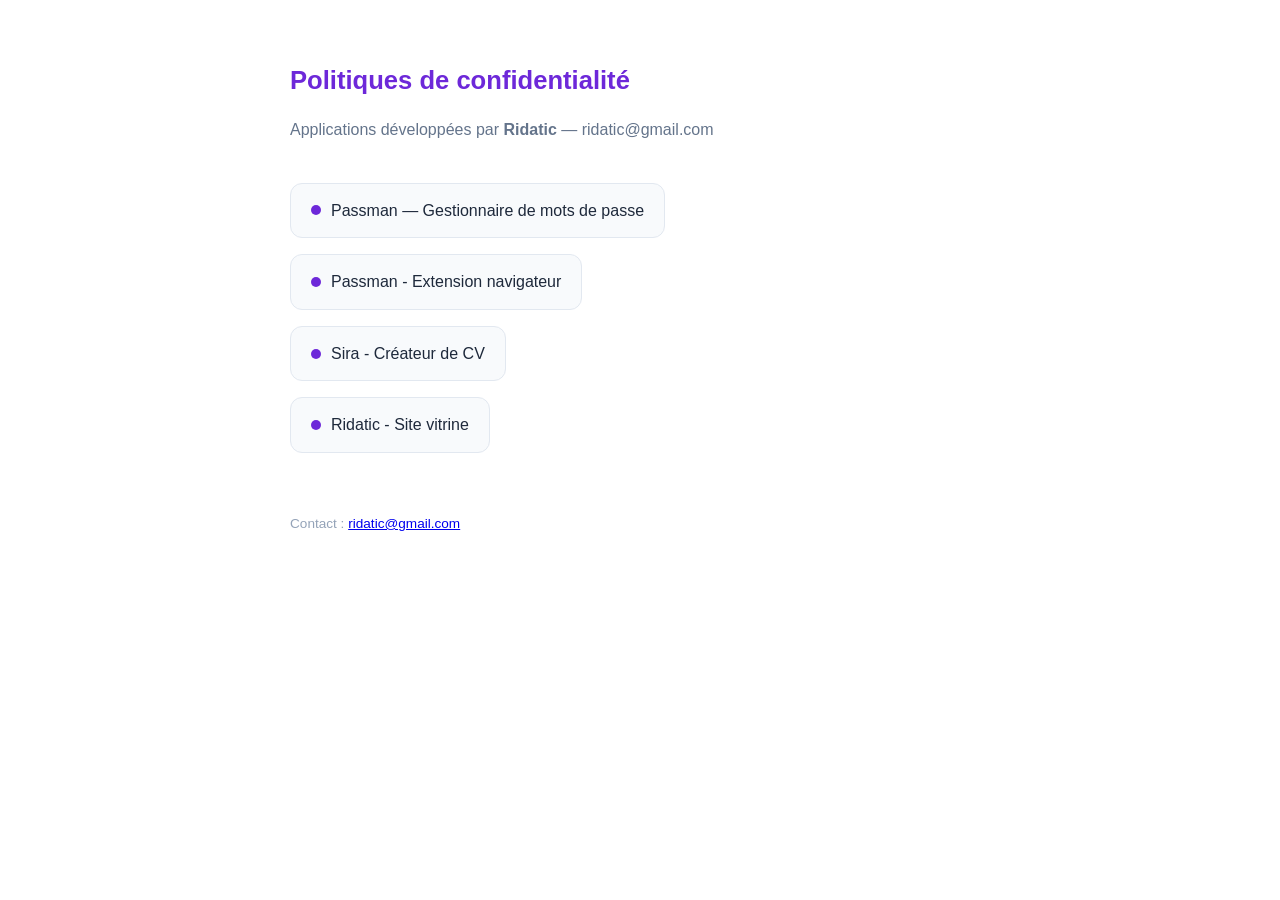
<file: index.html>
<!DOCTYPE html>
<html lang="fr">
<head>
  <meta charset="UTF-8">
  <meta name="viewport" content="width=device-width, initial-scale=1.0">
  <title>Politiques de confidentialité — Ridatic</title>
  <style>
    body { font-family: -apple-system, BlinkMacSystemFont, 'Segoe UI', sans-serif; max-width: 700px; margin: 60px auto; padding: 0 24px; color: #1e293b; line-height: 1.6; }
    h1 { font-size: 1.6rem; color: #6D28D9; margin-bottom: 8px; }
    p.sub { color: #64748b; margin-bottom: 40px; }
    .app-list { list-style: none; padding: 0; }
    .app-list li { margin-bottom: 16px; }
    .app-list a {
      display: inline-flex; align-items: center; gap: 10px;
      padding: 14px 20px; border-radius: 12px;
      background: #f8fafc; border: 1px solid #e2e8f0;
      text-decoration: none; color: #1e293b; font-weight: 500;
      transition: background 0.15s;
    }
    .app-list a:hover { background: #ede9fe; border-color: #a78bfa; }
    .dot { width: 10px; height: 10px; border-radius: 50%; background: #6D28D9; }
    footer { margin-top: 60px; color: #94a3b8; font-size: 0.85rem; }
  </style>
</head>
<body>
  <h1>Politiques de confidentialité</h1>
  <p class="sub">Applications développées par <strong>Ridatic</strong> — ridatic@gmail.com</p>

  <ul class="app-list">
    <li>
      <a href="./passman/">
        <span class="dot"></span>
        Passman — Gestionnaire de mots de passe
      </a>
    </li>
    <li>
      <a href="./passman-extension/">
        <span class="dot"></span>
        Passman - Extension navigateur
      </a>
    </li>
    <li>
      <a href="./sira/">
        <span class="dot"></span>
        Sira - Créateur de CV
      </a>
    </li>
    <li>
      <a href="./ridatic/">
        <span class="dot"></span>
        Ridatic - Site vitrine
      </a>
    </li>
    <!-- Ajouter ici les prochaines applications -->
  </ul>

  <footer>Contact : <a href="mailto:ridatic@gmail.com">ridatic@gmail.com</a></footer>
</body>
</html>
</file>
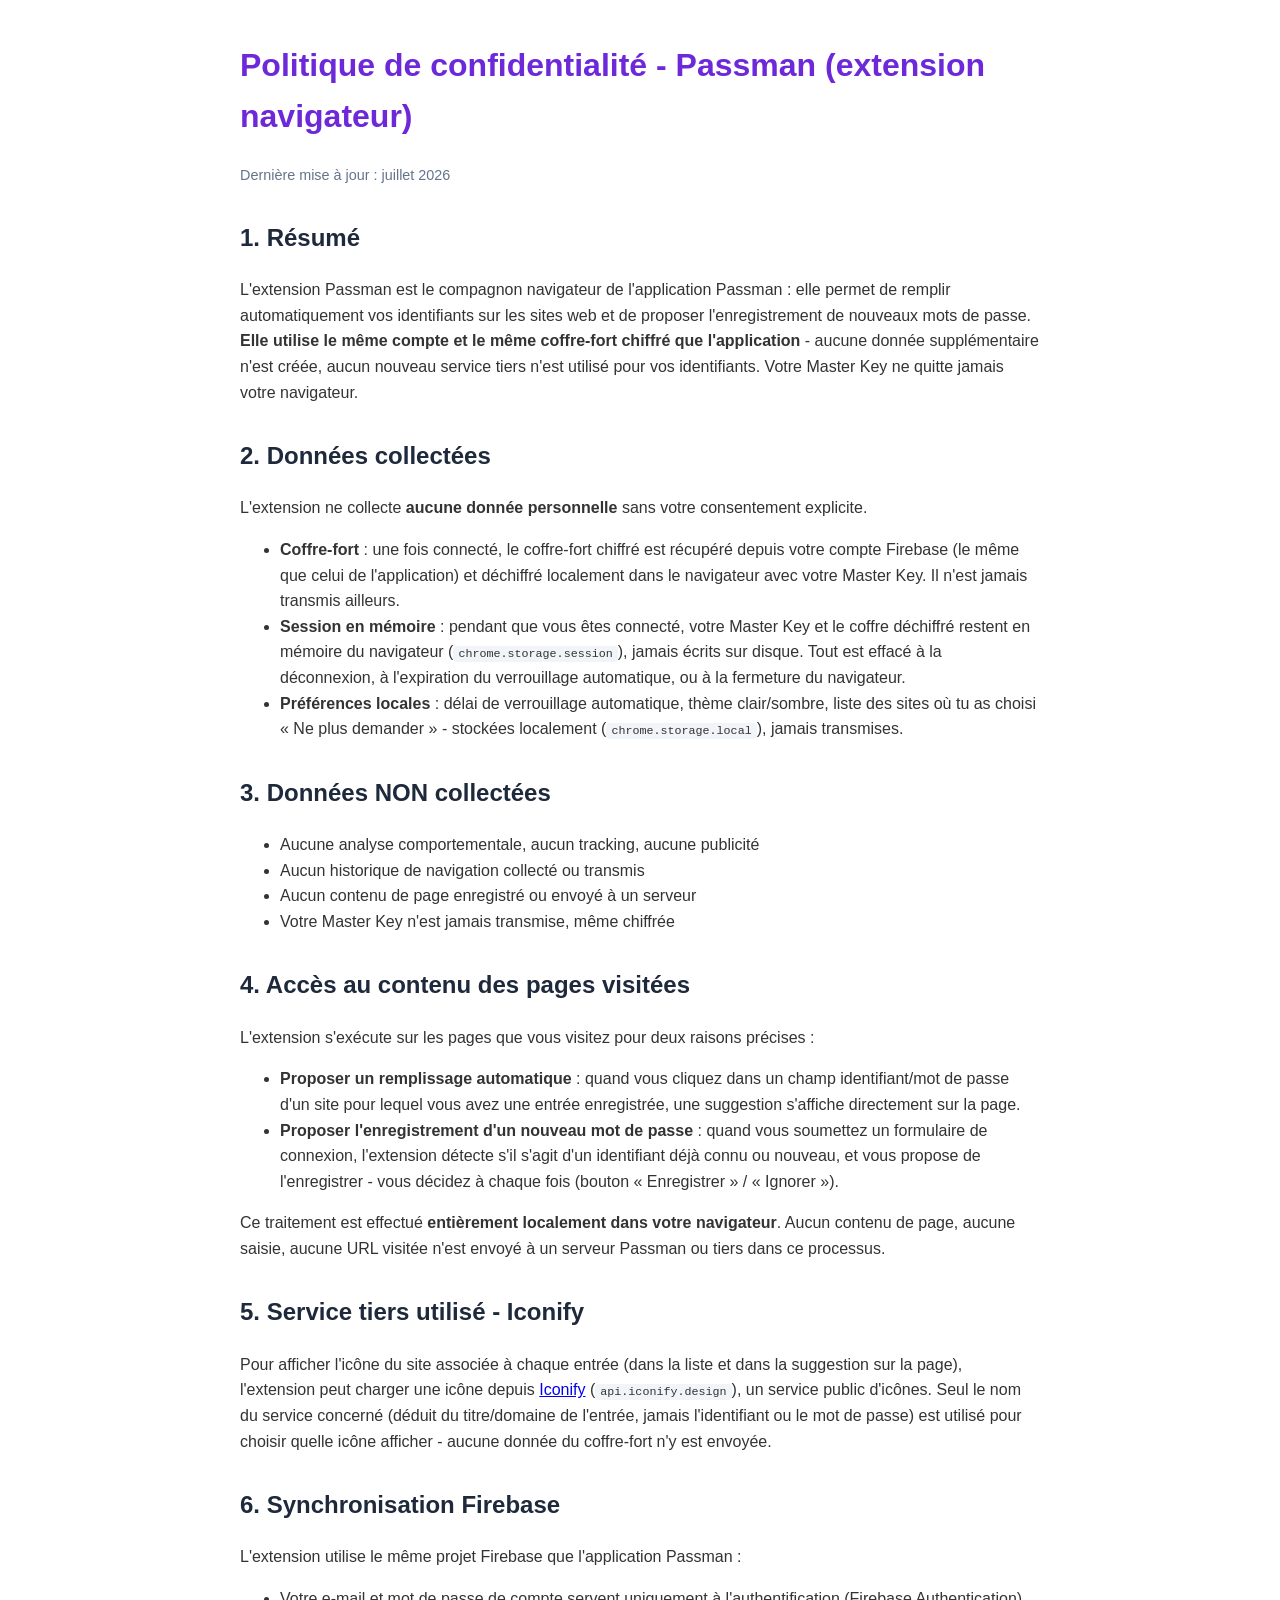
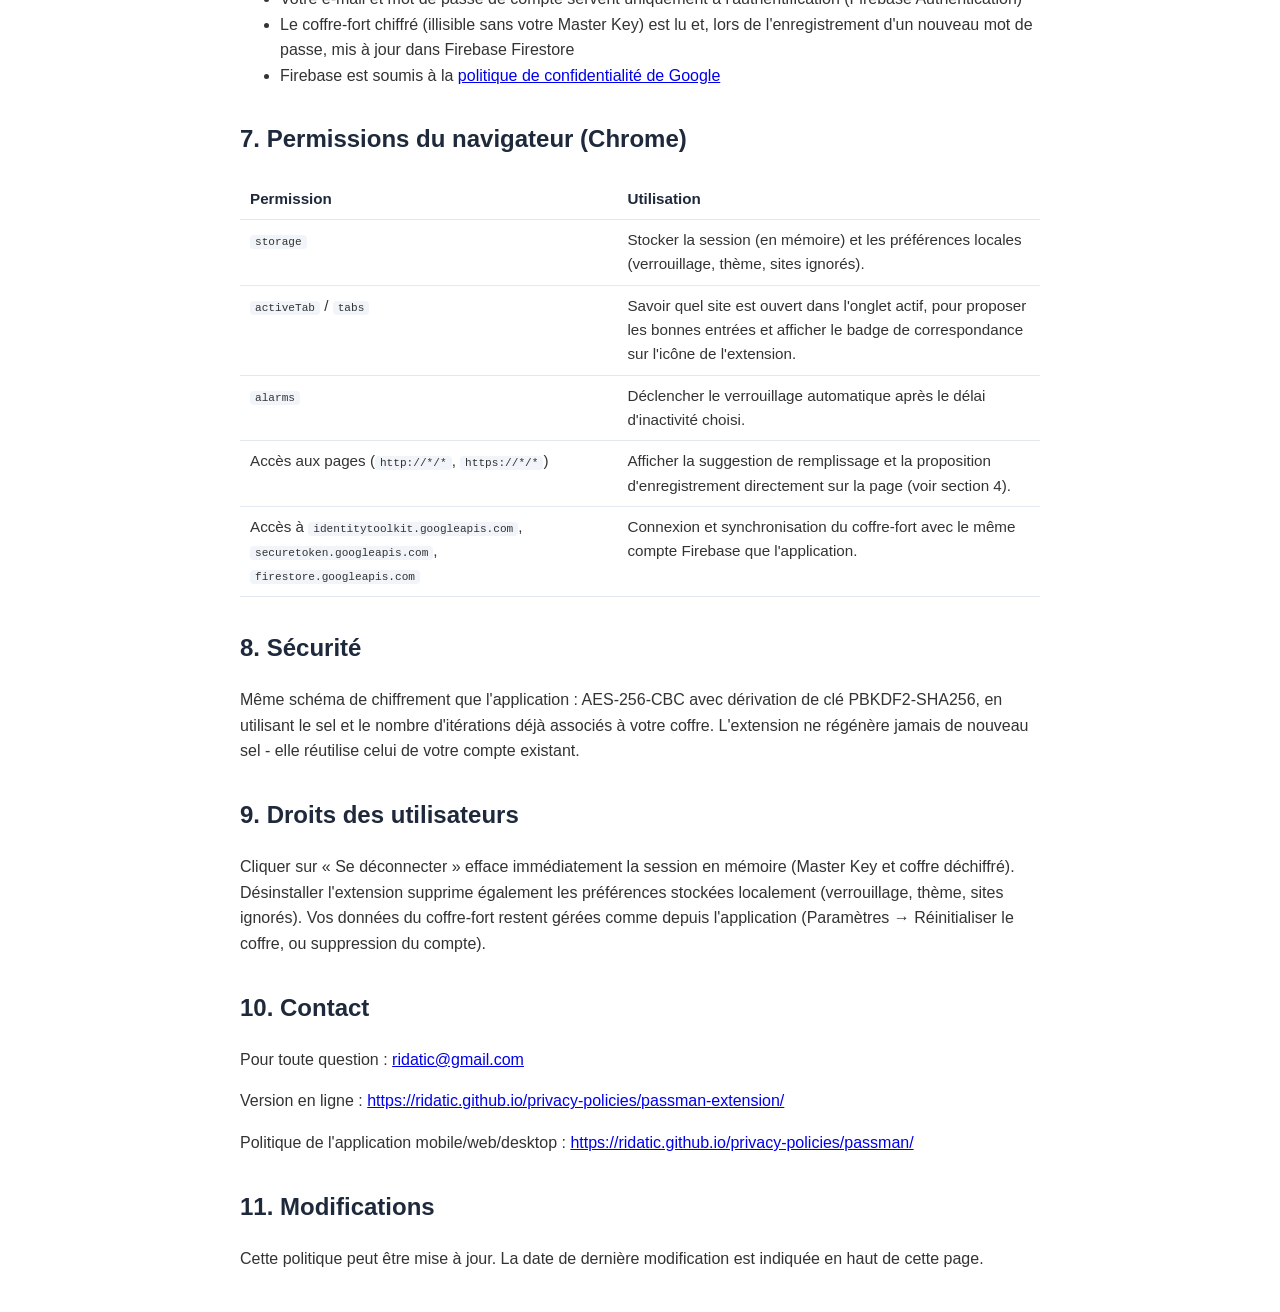
<file: passman-extension/index.html>
<!DOCTYPE html>
<html lang="fr">
<head>
  <meta charset="UTF-8">
  <meta name="viewport" content="width=device-width, initial-scale=1.0">
  <title>Politique de confidentialité - Passman (extension navigateur)</title>
  <style>
    body { font-family: -apple-system, BlinkMacSystemFont, 'Segoe UI', sans-serif; max-width: 800px; margin: 40px auto; padding: 0 20px; color: #333; line-height: 1.6; }
    h1 { color: #6D28D9; } h2 { color: #1e293b; margin-top: 32px; }
    .last-updated { color: #64748b; font-size: 0.9em; }
    code { background: #f1f5f9; padding: 1px 5px; border-radius: 4px; font-size: 0.9em; }
    table { border-collapse: collapse; width: 100%; margin: 12px 0; }
    th, td { text-align: left; padding: 8px 10px; border-bottom: 1px solid #e2e8f0; font-size: 0.95em; vertical-align: top; }
    th { color: #1e293b; }
  </style>
</head>
<body>
  <h1>Politique de confidentialité - Passman (extension navigateur)</h1>
  <p class="last-updated">Dernière mise à jour : juillet 2026</p>

  <h2>1. Résumé</h2>
  <p>L'extension Passman est le compagnon navigateur de l'application Passman : elle permet de remplir automatiquement vos identifiants sur les sites web et de proposer l'enregistrement de nouveaux mots de passe. <strong>Elle utilise le même compte et le même coffre-fort chiffré que l'application</strong> - aucune donnée supplémentaire n'est créée, aucun nouveau service tiers n'est utilisé pour vos identifiants. Votre Master Key ne quitte jamais votre navigateur.</p>

  <h2>2. Données collectées</h2>
  <p>L'extension ne collecte <strong>aucune donnée personnelle</strong> sans votre consentement explicite.</p>
  <ul>
    <li><strong>Coffre-fort</strong> : une fois connecté, le coffre-fort chiffré est récupéré depuis votre compte Firebase (le même que celui de l'application) et déchiffré localement dans le navigateur avec votre Master Key. Il n'est jamais transmis ailleurs.</li>
    <li><strong>Session en mémoire</strong> : pendant que vous êtes connecté, votre Master Key et le coffre déchiffré restent en mémoire du navigateur (<code>chrome.storage.session</code>), jamais écrits sur disque. Tout est effacé à la déconnexion, à l'expiration du verrouillage automatique, ou à la fermeture du navigateur.</li>
    <li><strong>Préférences locales</strong> : délai de verrouillage automatique, thème clair/sombre, liste des sites où tu as choisi « Ne plus demander » - stockées localement (<code>chrome.storage.local</code>), jamais transmises.</li>
  </ul>

  <h2>3. Données NON collectées</h2>
  <ul>
    <li>Aucune analyse comportementale, aucun tracking, aucune publicité</li>
    <li>Aucun historique de navigation collecté ou transmis</li>
    <li>Aucun contenu de page enregistré ou envoyé à un serveur</li>
    <li>Votre Master Key n'est jamais transmise, même chiffrée</li>
  </ul>

  <h2>4. Accès au contenu des pages visitées</h2>
  <p>L'extension s'exécute sur les pages que vous visitez pour deux raisons précises :</p>
  <ul>
    <li><strong>Proposer un remplissage automatique</strong> : quand vous cliquez dans un champ identifiant/mot de passe d'un site pour lequel vous avez une entrée enregistrée, une suggestion s'affiche directement sur la page.</li>
    <li><strong>Proposer l'enregistrement d'un nouveau mot de passe</strong> : quand vous soumettez un formulaire de connexion, l'extension détecte s'il s'agit d'un identifiant déjà connu ou nouveau, et vous propose de l'enregistrer - vous décidez à chaque fois (bouton « Enregistrer » / « Ignorer »).</li>
  </ul>
  <p>Ce traitement est effectué <strong>entièrement localement dans votre navigateur</strong>. Aucun contenu de page, aucune saisie, aucune URL visitée n'est envoyé à un serveur Passman ou tiers dans ce processus.</p>

  <h2>5. Service tiers utilisé - Iconify</h2>
  <p>Pour afficher l'icône du site associée à chaque entrée (dans la liste et dans la suggestion sur la page), l'extension peut charger une icône depuis <a href="https://iconify.design/">Iconify</a> (<code>api.iconify.design</code>), un service public d'icônes. Seul le nom du service concerné (déduit du titre/domaine de l'entrée, jamais l'identifiant ou le mot de passe) est utilisé pour choisir quelle icône afficher - aucune donnée du coffre-fort n'y est envoyée.</p>

  <h2>6. Synchronisation Firebase</h2>
  <p>L'extension utilise le même projet Firebase que l'application Passman :</p>
  <ul>
    <li>Votre e-mail et mot de passe de compte servent uniquement à l'authentification (Firebase Authentication)</li>
    <li>Le coffre-fort chiffré (illisible sans votre Master Key) est lu et, lors de l'enregistrement d'un nouveau mot de passe, mis à jour dans Firebase Firestore</li>
    <li>Firebase est soumis à la <a href="https://policies.google.com/privacy">politique de confidentialité de Google</a></li>
  </ul>

  <h2>7. Permissions du navigateur (Chrome)</h2>
  <table>
    <tr><th>Permission</th><th>Utilisation</th></tr>
    <tr><td><code>storage</code></td><td>Stocker la session (en mémoire) et les préférences locales (verrouillage, thème, sites ignorés).</td></tr>
    <tr><td><code>activeTab</code> / <code>tabs</code></td><td>Savoir quel site est ouvert dans l'onglet actif, pour proposer les bonnes entrées et afficher le badge de correspondance sur l'icône de l'extension.</td></tr>
    <tr><td><code>alarms</code></td><td>Déclencher le verrouillage automatique après le délai d'inactivité choisi.</td></tr>
    <tr><td>Accès aux pages (<code>http://*/*</code>, <code>https://*/*</code>)</td><td>Afficher la suggestion de remplissage et la proposition d'enregistrement directement sur la page (voir section 4).</td></tr>
    <tr><td>Accès à <code>identitytoolkit.googleapis.com</code>, <code>securetoken.googleapis.com</code>, <code>firestore.googleapis.com</code></td><td>Connexion et synchronisation du coffre-fort avec le même compte Firebase que l'application.</td></tr>
  </table>

  <h2>8. Sécurité</h2>
  <p>Même schéma de chiffrement que l'application : AES-256-CBC avec dérivation de clé PBKDF2-SHA256, en utilisant le sel et le nombre d'itérations déjà associés à votre coffre. L'extension ne régénère jamais de nouveau sel - elle réutilise celui de votre compte existant.</p>

  <h2>9. Droits des utilisateurs</h2>
  <p>Cliquer sur « Se déconnecter » efface immédiatement la session en mémoire (Master Key et coffre déchiffré). Désinstaller l'extension supprime également les préférences stockées localement (verrouillage, thème, sites ignorés). Vos données du coffre-fort restent gérées comme depuis l'application (Paramètres → Réinitialiser le coffre, ou suppression du compte).</p>

  <h2>10. Contact</h2>
  <p>Pour toute question : <a href="mailto:ridatic@gmail.com">ridatic@gmail.com</a></p>
  <p>Version en ligne : <a href="https://ridatic.github.io/privacy-policies/passman-extension/">https://ridatic.github.io/privacy-policies/passman-extension/</a></p>
  <p>Politique de l'application mobile/web/desktop : <a href="https://ridatic.github.io/privacy-policies/passman/">https://ridatic.github.io/privacy-policies/passman/</a></p>

  <h2>11. Modifications</h2>
  <p>Cette politique peut être mise à jour. La date de dernière modification est indiquée en haut de cette page.</p>
</body>
</html>
</file>
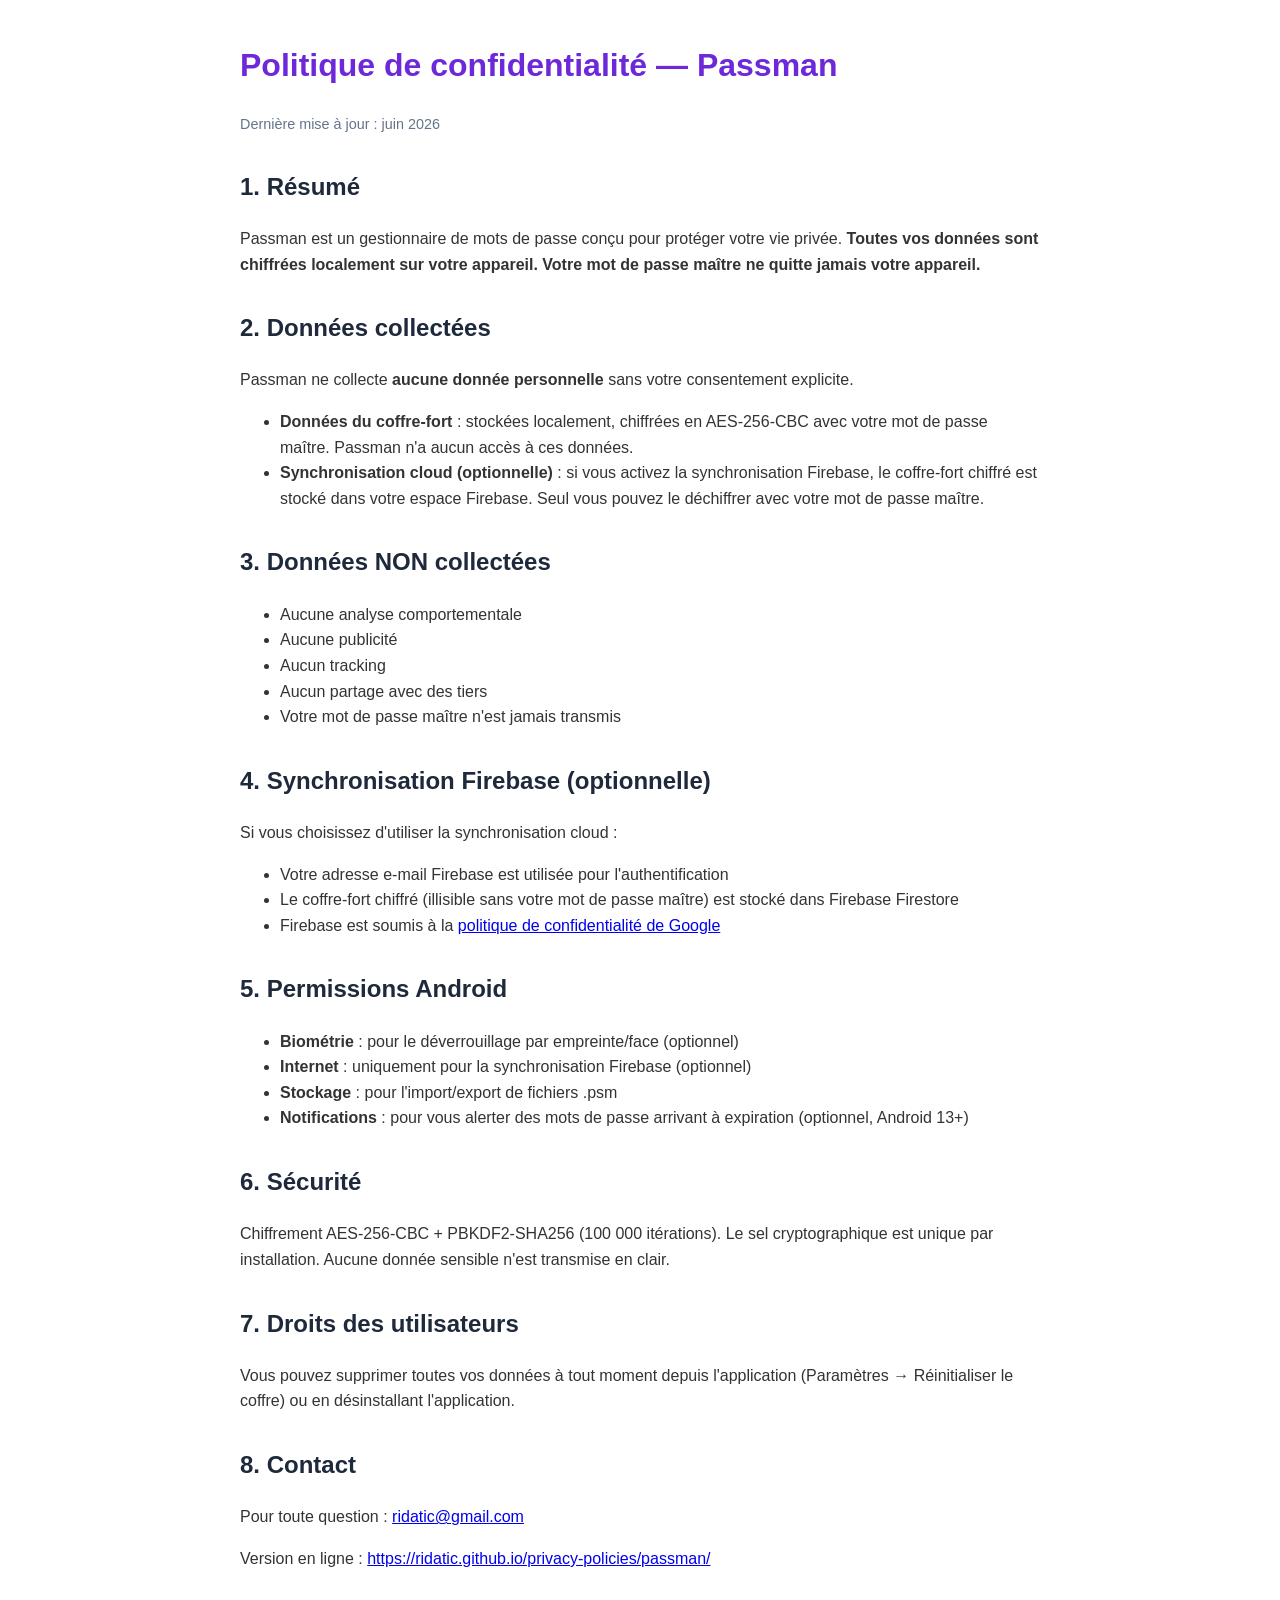
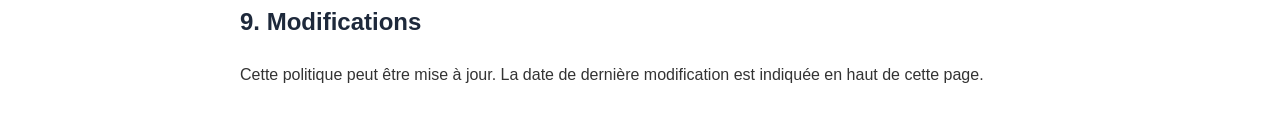
<file: passman/index.html>
<!DOCTYPE html>
<html lang="fr">
<head>
  <meta charset="UTF-8">
  <meta name="viewport" content="width=device-width, initial-scale=1.0">
  <title>Politique de confidentialité — Passman</title>
  <style>
    body { font-family: -apple-system, BlinkMacSystemFont, 'Segoe UI', sans-serif; max-width: 800px; margin: 40px auto; padding: 0 20px; color: #333; line-height: 1.6; }
    h1 { color: #6D28D9; } h2 { color: #1e293b; margin-top: 32px; }
    .last-updated { color: #64748b; font-size: 0.9em; }
  </style>
</head>
<body>
  <h1>Politique de confidentialité — Passman</h1>
  <p class="last-updated">Dernière mise à jour : juin 2026</p>

  <h2>1. Résumé</h2>
  <p>Passman est un gestionnaire de mots de passe conçu pour protéger votre vie privée. <strong>Toutes vos données sont chiffrées localement sur votre appareil. Votre mot de passe maître ne quitte jamais votre appareil.</strong></p>

  <h2>2. Données collectées</h2>
  <p>Passman ne collecte <strong>aucune donnée personnelle</strong> sans votre consentement explicite.</p>
  <ul>
    <li><strong>Données du coffre-fort</strong> : stockées localement, chiffrées en AES-256-CBC avec votre mot de passe maître. Passman n'a aucun accès à ces données.</li>
    <li><strong>Synchronisation cloud (optionnelle)</strong> : si vous activez la synchronisation Firebase, le coffre-fort chiffré est stocké dans votre espace Firebase. Seul vous pouvez le déchiffrer avec votre mot de passe maître.</li>
  </ul>

  <h2>3. Données NON collectées</h2>
  <ul>
    <li>Aucune analyse comportementale</li>
    <li>Aucune publicité</li>
    <li>Aucun tracking</li>
    <li>Aucun partage avec des tiers</li>
    <li>Votre mot de passe maître n'est jamais transmis</li>
  </ul>

  <h2>4. Synchronisation Firebase (optionnelle)</h2>
  <p>Si vous choisissez d'utiliser la synchronisation cloud :</p>
  <ul>
    <li>Votre adresse e-mail Firebase est utilisée pour l'authentification</li>
    <li>Le coffre-fort chiffré (illisible sans votre mot de passe maître) est stocké dans Firebase Firestore</li>
    <li>Firebase est soumis à la <a href="https://policies.google.com/privacy">politique de confidentialité de Google</a></li>
  </ul>

  <h2>5. Permissions Android</h2>
  <ul>
    <li><strong>Biométrie</strong> : pour le déverrouillage par empreinte/face (optionnel)</li>
    <li><strong>Internet</strong> : uniquement pour la synchronisation Firebase (optionnel)</li>
    <li><strong>Stockage</strong> : pour l'import/export de fichiers .psm</li>
    <li><strong>Notifications</strong> : pour vous alerter des mots de passe arrivant à expiration (optionnel, Android 13+)</li>
  </ul>

  <h2>6. Sécurité</h2>
  <p>Chiffrement AES-256-CBC + PBKDF2-SHA256 (100 000 itérations). Le sel cryptographique est unique par installation. Aucune donnée sensible n'est transmise en clair.</p>

  <h2>7. Droits des utilisateurs</h2>
  <p>Vous pouvez supprimer toutes vos données à tout moment depuis l'application (Paramètres → Réinitialiser le coffre) ou en désinstallant l'application.</p>

  <h2>8. Contact</h2>
  <p>Pour toute question : <a href="mailto:ridatic@gmail.com">ridatic@gmail.com</a></p>
  <p>Version en ligne : <a href="https://ridatic.github.io/privacy-policies/passman/">https://ridatic.github.io/privacy-policies/passman/</a></p>

  <h2>9. Modifications</h2>
  <p>Cette politique peut être mise à jour. La date de dernière modification est indiquée en haut de cette page.</p>
</body>
</html>
</file>
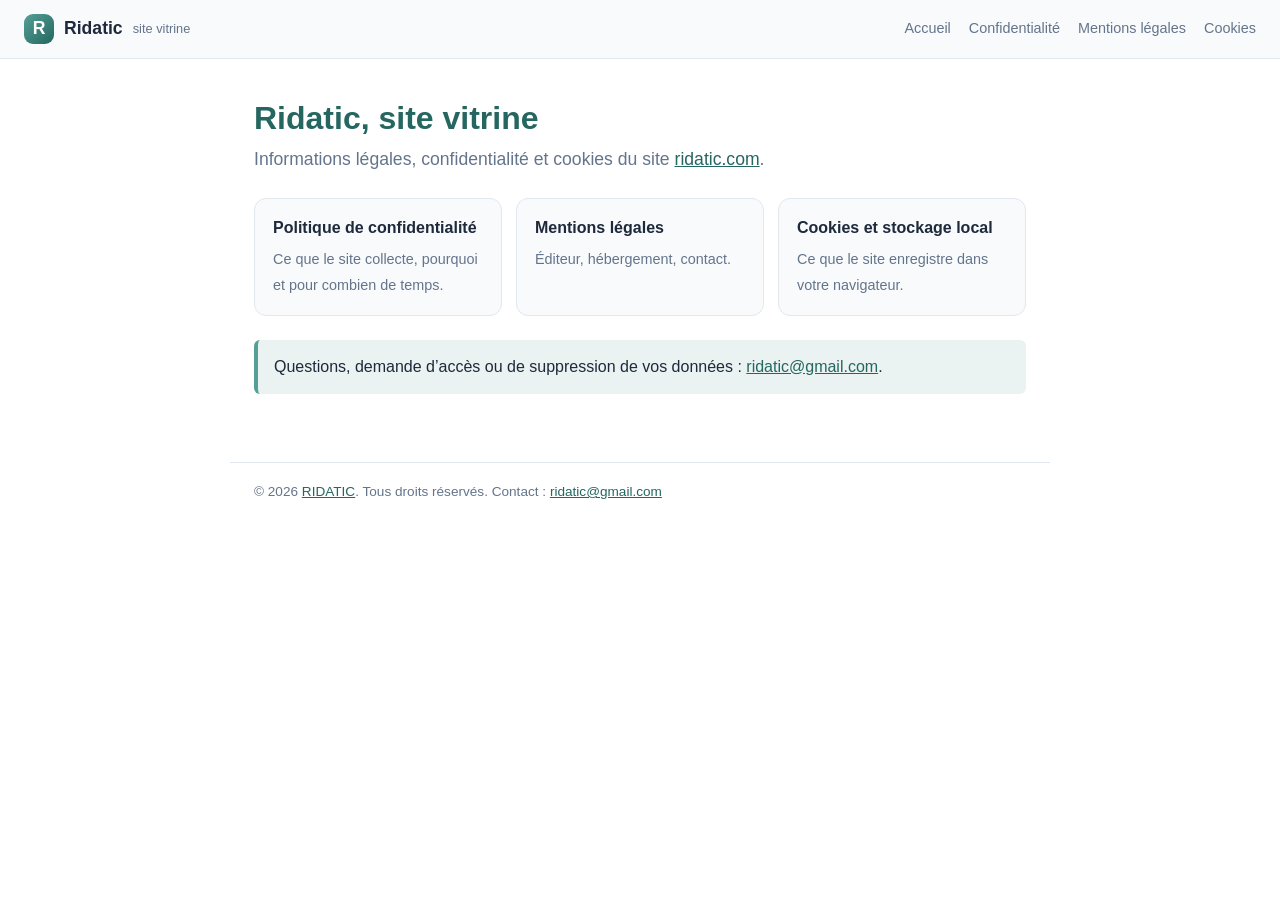
<file: ridatic/index.html>
<!DOCTYPE html>
<html lang="fr">
<head>
  <meta charset="UTF-8">
  <meta name="viewport" content="width=device-width, initial-scale=1.0">
  <title>Ridatic, site vitrine | Ridatic</title>
  <meta name="description" content="Informations légales, confidentialité et cookies du site ridatic.com.">
  <link rel="stylesheet" href="./assets/style.css">
</head>
<body>
  <header class="top">
    <a class="brand" href="./"><span class="logo">R</span> Ridatic <small>site vitrine</small></a>
    <nav>
      <a href="./">Accueil</a>
      <a href="./confidentialite/">Confidentialité</a>
      <a href="./mentions-legales/">Mentions légales</a>
      <a href="./cookies/">Cookies</a>
    </nav>
  </header>
  <main>
    <h1>Ridatic, site vitrine</h1>
    <p class="lead">Informations légales, confidentialité et cookies du site <a href="https://ridatic.com">ridatic.com</a>.</p>

    <ul class="cards">
      <li><a href="./confidentialite/"><strong>Politique de confidentialité</strong><span>Ce que le site collecte, pourquoi et pour combien de temps.</span></a></li>
      <li><a href="./mentions-legales/"><strong>Mentions légales</strong><span>Éditeur, hébergement, contact.</span></a></li>
      <li><a href="./cookies/"><strong>Cookies et stockage local</strong><span>Ce que le site enregistre dans votre navigateur.</span></a></li>
    </ul>
    <p class="note">Questions, demande d’accès ou de suppression de vos données : <a href="mailto:ridatic@gmail.com">ridatic@gmail.com</a>.</p>
  </main>
  <footer>
    © 2026 <a href="https://ridatic.com">RIDATIC</a>. Tous droits réservés. Contact : <a href="mailto:ridatic@gmail.com">ridatic@gmail.com</a>
  </footer>
</body>
</html>
</file>
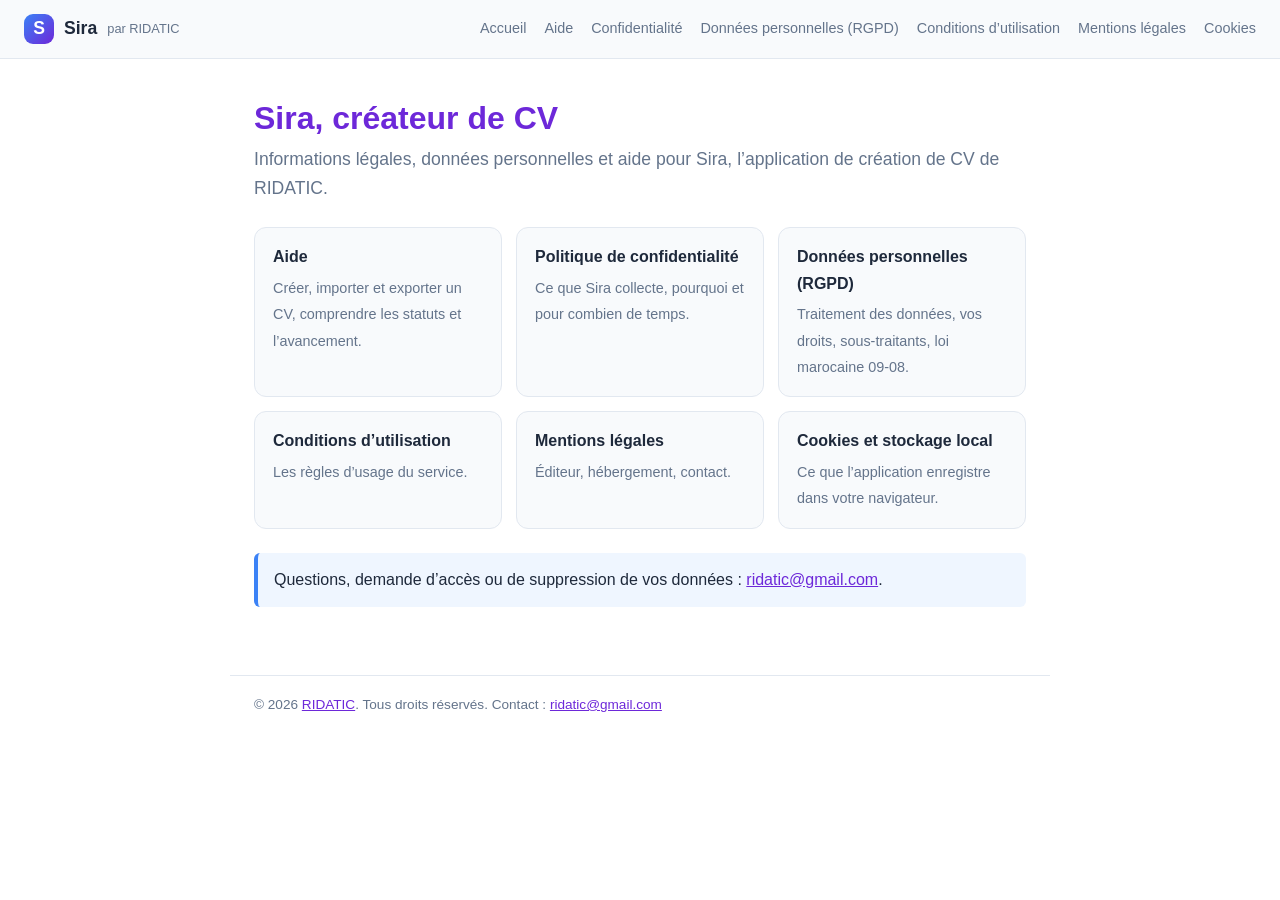
<file: sira/index.html>
<!DOCTYPE html>
<html lang="fr">
<head>
  <meta charset="UTF-8">
  <meta name="viewport" content="width=device-width, initial-scale=1.0">
  <title>Sira, créateur de CV | Sira</title>
  <meta name="description" content="Informations légales, données personnelles et aide pour Sira, l’application de création de CV de RIDATIC.">
  <link rel="stylesheet" href="./assets/style.css">
</head>
<body>
  <header class="top">
    <a class="brand" href="./"><span class="logo">S</span> Sira <small>par RIDATIC</small></a>
    <nav>
      <a href="./">Accueil</a>
      <a href="./aide/">Aide</a>
      <a href="./confidentialite/">Confidentialité</a>
      <a href="./donnees/">Données personnelles (RGPD)</a>
      <a href="./conditions/">Conditions d’utilisation</a>
      <a href="./mentions-legales/">Mentions légales</a>
      <a href="./cookies/">Cookies</a>
    </nav>
  </header>
  <main>
    <h1>Sira, créateur de CV</h1>
    <p class="lead">Informations légales, données personnelles et aide pour Sira, l’application de création de CV de RIDATIC.</p>
    
    <ul class="cards">
      <li><a href="./aide/"><strong>Aide</strong><span>Créer, importer et exporter un CV, comprendre les statuts et l’avancement.</span></a></li>
      <li><a href="./confidentialite/"><strong>Politique de confidentialité</strong><span>Ce que Sira collecte, pourquoi et pour combien de temps.</span></a></li>
      <li><a href="./donnees/"><strong>Données personnelles (RGPD)</strong><span>Traitement des données, vos droits, sous-traitants, loi marocaine 09-08.</span></a></li>
      <li><a href="./conditions/"><strong>Conditions d’utilisation</strong><span>Les règles d’usage du service.</span></a></li>
      <li><a href="./mentions-legales/"><strong>Mentions légales</strong><span>Éditeur, hébergement, contact.</span></a></li>
      <li><a href="./cookies/"><strong>Cookies et stockage local</strong><span>Ce que l’application enregistre dans votre navigateur.</span></a></li>
    </ul>
    <p class="note">Questions, demande d’accès ou de suppression de vos données : <a href="mailto:ridatic@gmail.com">ridatic@gmail.com</a>.</p>
  </main>
  <footer>
    © 2026 <a href="https://ridatic.com">RIDATIC</a>. Tous droits réservés. Contact : <a href="mailto:ridatic@gmail.com">ridatic@gmail.com</a>
  </footer>
</body>
</html>
</file>
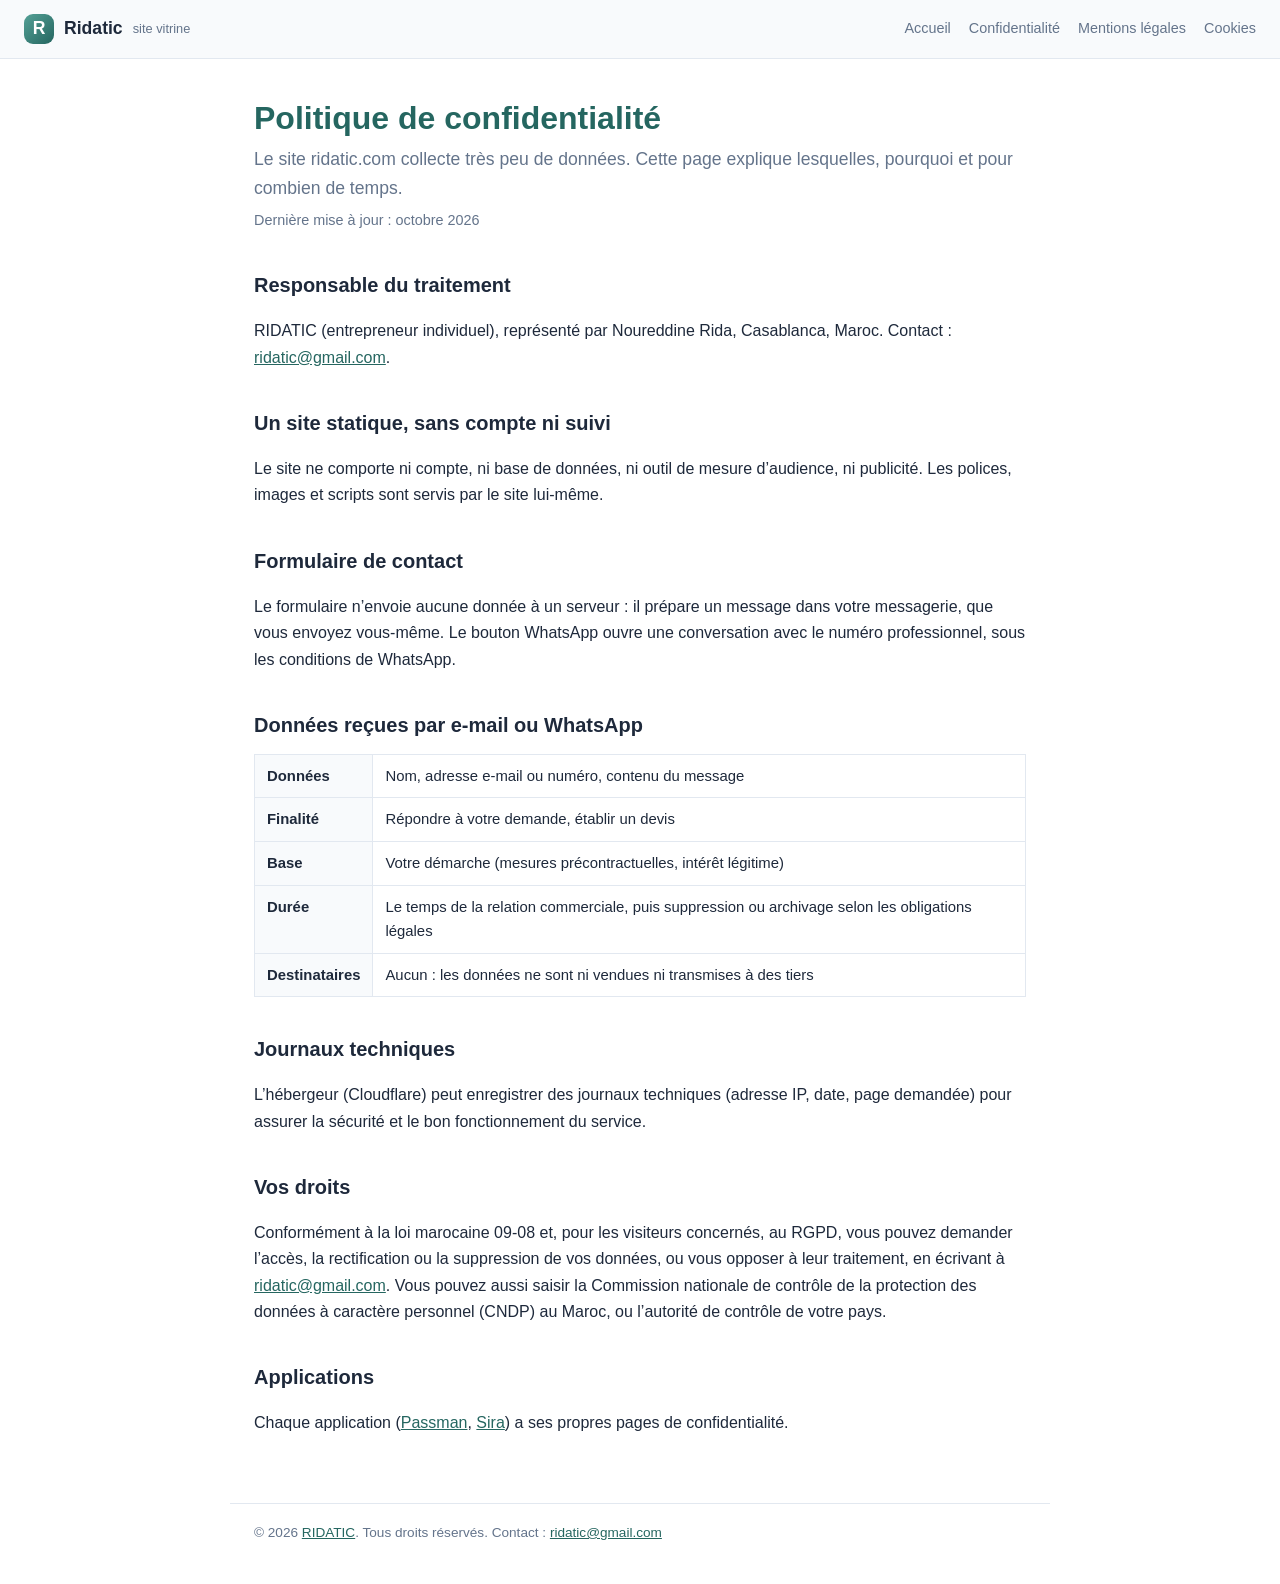
<file: ridatic/confidentialite/index.html>
<!DOCTYPE html>
<html lang="fr">
<head>
  <meta charset="UTF-8">
  <meta name="viewport" content="width=device-width, initial-scale=1.0">
  <title>Politique de confidentialité | Ridatic</title>
  <meta name="description" content="Ce que le site ridatic.com collecte, pourquoi et pour combien de temps.">
  <link rel="stylesheet" href="../assets/style.css">
</head>
<body>
  <header class="top">
    <a class="brand" href="../"><span class="logo">R</span> Ridatic <small>site vitrine</small></a>
    <nav>
      <a href="../">Accueil</a>
      <a href="../confidentialite/">Confidentialité</a>
      <a href="../mentions-legales/">Mentions légales</a>
      <a href="../cookies/">Cookies</a>
    </nav>
  </header>
  <main>
    <h1>Politique de confidentialité</h1>
    <p class="lead">Le site ridatic.com collecte très peu de données. Cette page explique lesquelles, pourquoi et pour combien de temps.</p>
    <p class="last-updated">Dernière mise à jour : octobre 2026</p>

    <h2>Responsable du traitement</h2>
    <p>RIDATIC (entrepreneur individuel), représenté par Noureddine Rida, Casablanca, Maroc. Contact : <a href="mailto:ridatic@gmail.com">ridatic@gmail.com</a>.</p>

    <h2>Un site statique, sans compte ni suivi</h2>
    <p>Le site ne comporte ni compte, ni base de données, ni outil de mesure d’audience, ni publicité. Les polices, images et scripts sont servis par le site lui-même.</p>

    <h2>Formulaire de contact</h2>
    <p>Le formulaire n’envoie aucune donnée à un serveur : il prépare un message dans votre messagerie, que vous envoyez vous-même. Le bouton WhatsApp ouvre une conversation avec le numéro professionnel, sous les conditions de WhatsApp.</p>

    <h2>Données reçues par e-mail ou WhatsApp</h2>
    <table>
      <tr><th>Données</th><td>Nom, adresse e-mail ou numéro, contenu du message</td></tr>
      <tr><th>Finalité</th><td>Répondre à votre demande, établir un devis</td></tr>
      <tr><th>Base</th><td>Votre démarche (mesures précontractuelles, intérêt légitime)</td></tr>
      <tr><th>Durée</th><td>Le temps de la relation commerciale, puis suppression ou archivage selon les obligations légales</td></tr>
      <tr><th>Destinataires</th><td>Aucun : les données ne sont ni vendues ni transmises à des tiers</td></tr>
    </table>

    <h2>Journaux techniques</h2>
    <p>L’hébergeur (Cloudflare) peut enregistrer des journaux techniques (adresse IP, date, page demandée) pour assurer la sécurité et le bon fonctionnement du service.</p>

    <h2>Vos droits</h2>
    <p>Conformément à la loi marocaine 09-08 et, pour les visiteurs concernés, au RGPD, vous pouvez demander l’accès, la rectification ou la suppression de vos données, ou vous opposer à leur traitement, en écrivant à <a href="mailto:ridatic@gmail.com">ridatic@gmail.com</a>. Vous pouvez aussi saisir la Commission nationale de contrôle de la protection des données à caractère personnel (CNDP) au Maroc, ou l’autorité de contrôle de votre pays.</p>

    <h2>Applications</h2>
    <p>Chaque application (<a href="../../passman/">Passman</a>, <a href="../../sira/">Sira</a>) a ses propres pages de confidentialité.</p>
  </main>
  <footer>
    © 2026 <a href="https://ridatic.com">RIDATIC</a>. Tous droits réservés. Contact : <a href="mailto:ridatic@gmail.com">ridatic@gmail.com</a>
  </footer>
</body>
</html>
</file>
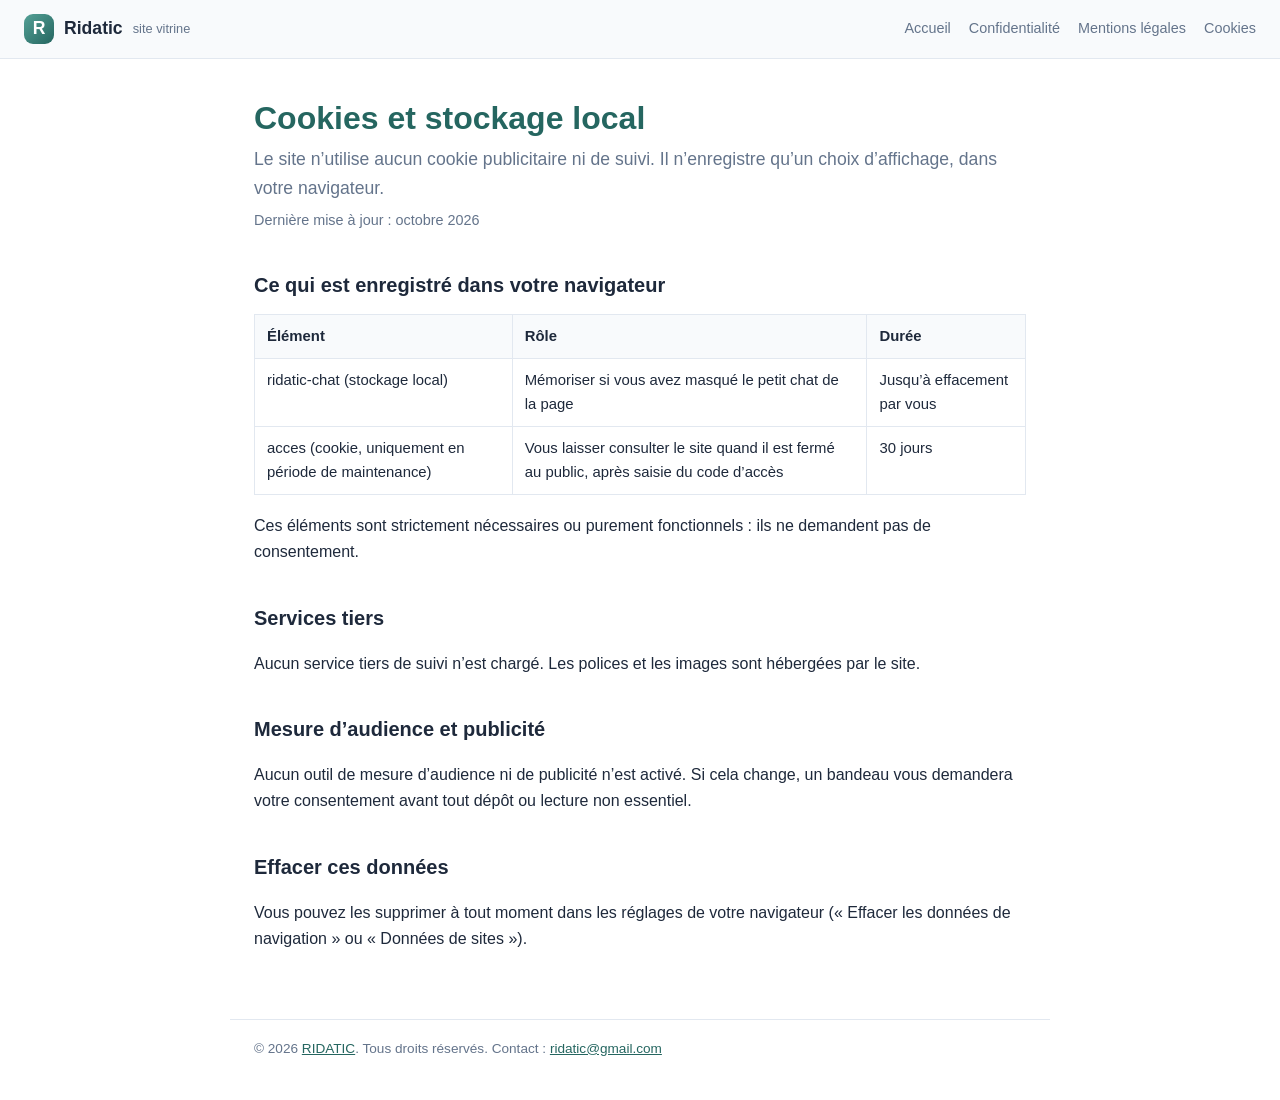
<file: ridatic/cookies/index.html>
<!DOCTYPE html>
<html lang="fr">
<head>
  <meta charset="UTF-8">
  <meta name="viewport" content="width=device-width, initial-scale=1.0">
  <title>Cookies et stockage local | Ridatic</title>
  <meta name="description" content="Ce que le site ridatic.com enregistre dans votre navigateur.">
  <link rel="stylesheet" href="../assets/style.css">
</head>
<body>
  <header class="top">
    <a class="brand" href="../"><span class="logo">R</span> Ridatic <small>site vitrine</small></a>
    <nav>
      <a href="../">Accueil</a>
      <a href="../confidentialite/">Confidentialité</a>
      <a href="../mentions-legales/">Mentions légales</a>
      <a href="../cookies/">Cookies</a>
    </nav>
  </header>
  <main>
    <h1>Cookies et stockage local</h1>
    <p class="lead">Le site n’utilise aucun cookie publicitaire ni de suivi. Il n’enregistre qu’un choix d’affichage, dans votre navigateur.</p>
    <p class="last-updated">Dernière mise à jour : octobre 2026</p>

    <h2>Ce qui est enregistré dans votre navigateur</h2>
    <table>
      <tr><th>Élément</th><th>Rôle</th><th>Durée</th></tr>
      <tr><td>ridatic-chat (stockage local)</td><td>Mémoriser si vous avez masqué le petit chat de la page</td><td>Jusqu’à effacement par vous</td></tr>
      <tr><td>acces (cookie, uniquement en période de maintenance)</td><td>Vous laisser consulter le site quand il est fermé au public, après saisie du code d’accès</td><td>30 jours</td></tr>
    </table>
    <p>Ces éléments sont strictement nécessaires ou purement fonctionnels : ils ne demandent pas de consentement.</p>

    <h2>Services tiers</h2>
    <p>Aucun service tiers de suivi n’est chargé. Les polices et les images sont hébergées par le site.</p>

    <h2>Mesure d’audience et publicité</h2>
    <p>Aucun outil de mesure d’audience ni de publicité n’est activé. Si cela change, un bandeau vous demandera votre consentement avant tout dépôt ou lecture non essentiel.</p>

    <h2>Effacer ces données</h2>
    <p>Vous pouvez les supprimer à tout moment dans les réglages de votre navigateur (« Effacer les données de navigation » ou « Données de sites »).</p>
  </main>
  <footer>
    © 2026 <a href="https://ridatic.com">RIDATIC</a>. Tous droits réservés. Contact : <a href="mailto:ridatic@gmail.com">ridatic@gmail.com</a>
  </footer>
</body>
</html>
</file>
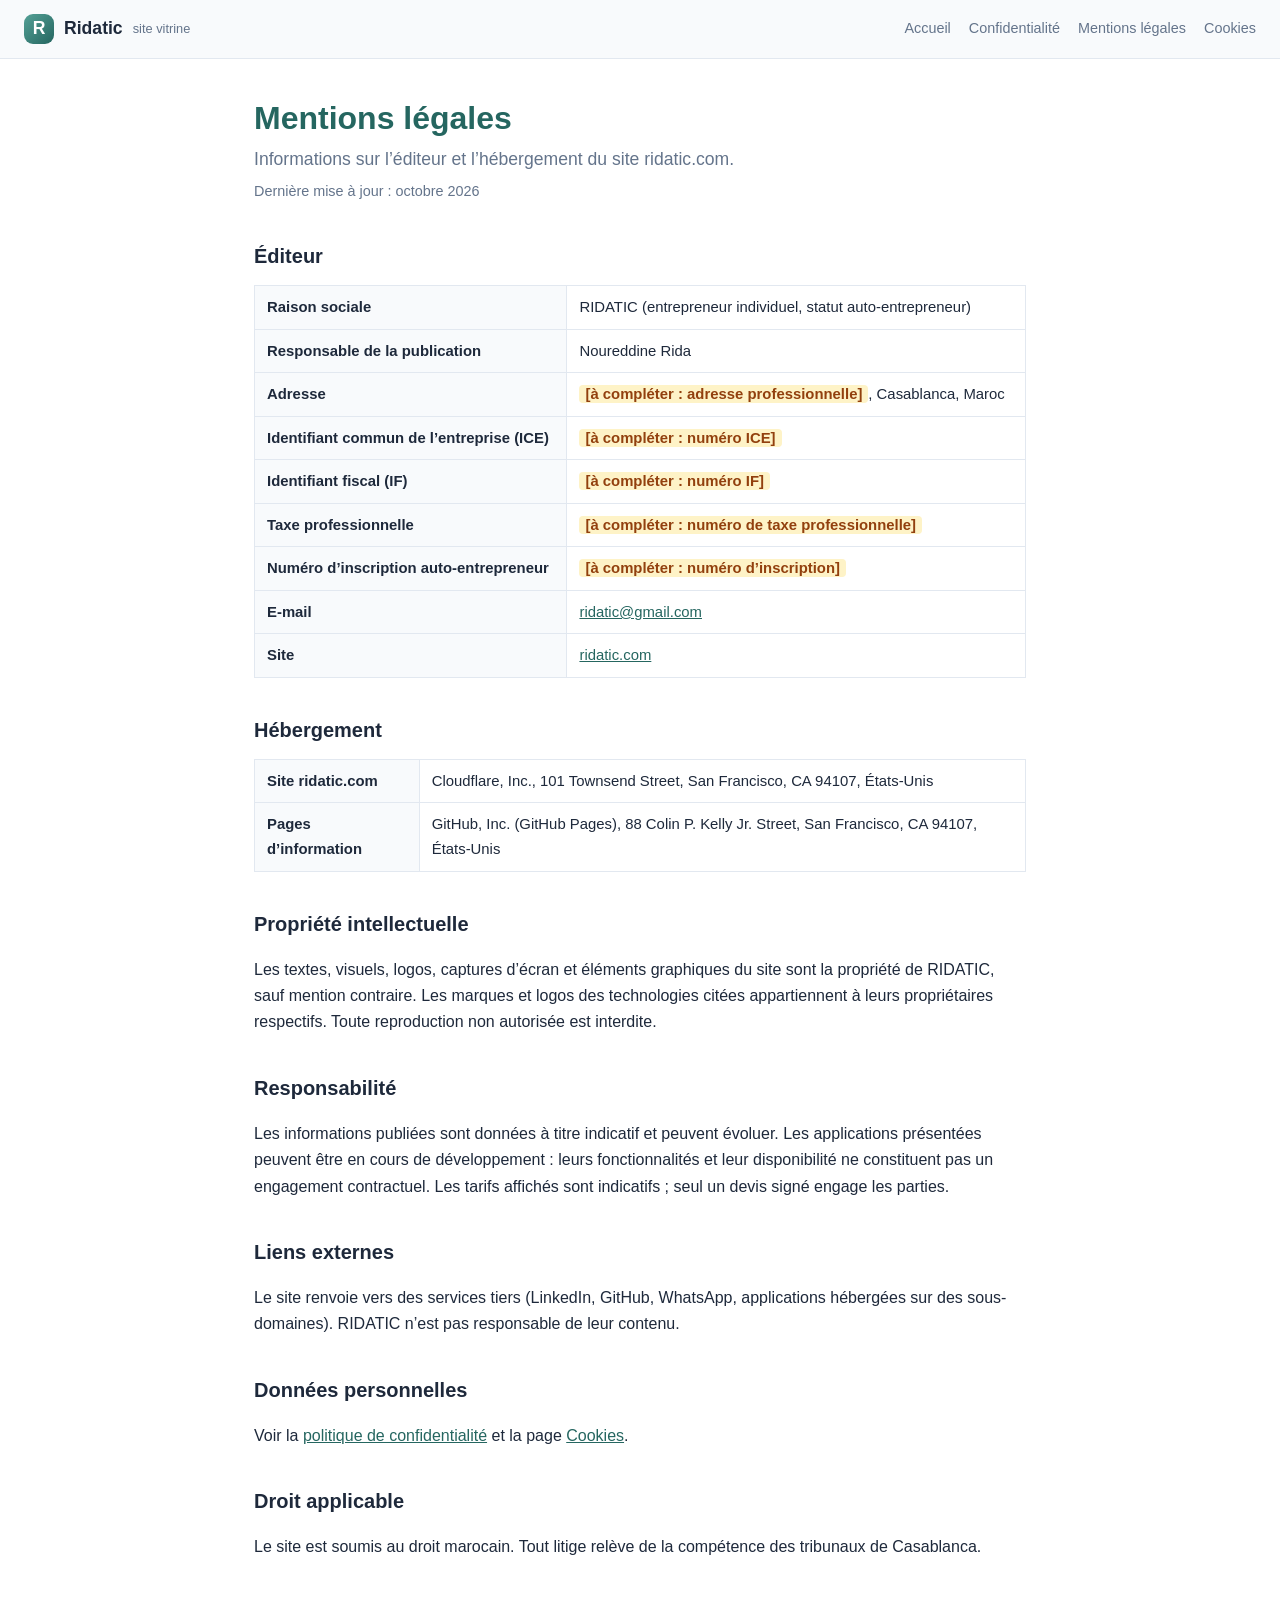
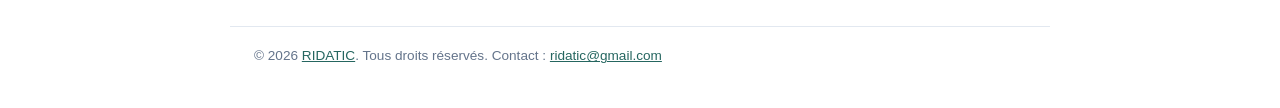
<file: ridatic/mentions-legales/index.html>
<!DOCTYPE html>
<html lang="fr">
<head>
  <meta charset="UTF-8">
  <meta name="viewport" content="width=device-width, initial-scale=1.0">
  <title>Mentions légales | Ridatic</title>
  <meta name="description" content="Informations sur l’éditeur et l’hébergement du site ridatic.com.">
  <link rel="stylesheet" href="../assets/style.css">
</head>
<body>
  <header class="top">
    <a class="brand" href="../"><span class="logo">R</span> Ridatic <small>site vitrine</small></a>
    <nav>
      <a href="../">Accueil</a>
      <a href="../confidentialite/">Confidentialité</a>
      <a href="../mentions-legales/">Mentions légales</a>
      <a href="../cookies/">Cookies</a>
    </nav>
  </header>
  <main>
    <h1>Mentions légales</h1>
    <p class="lead">Informations sur l’éditeur et l’hébergement du site ridatic.com.</p>
    <p class="last-updated">Dernière mise à jour : octobre 2026</p>

    <h2>Éditeur</h2>
    <table>
      <tr><th>Raison sociale</th><td>RIDATIC (entrepreneur individuel, statut auto-entrepreneur)</td></tr>
      <tr><th>Responsable de la publication</th><td>Noureddine Rida</td></tr>
      <tr><th>Adresse</th><td><span class="todo">[à compléter : adresse professionnelle]</span>, Casablanca, Maroc</td></tr>
      <tr><th>Identifiant commun de l’entreprise (ICE)</th><td><span class="todo">[à compléter : numéro ICE]</span></td></tr>
      <tr><th>Identifiant fiscal (IF)</th><td><span class="todo">[à compléter : numéro IF]</span></td></tr>
      <tr><th>Taxe professionnelle</th><td><span class="todo">[à compléter : numéro de taxe professionnelle]</span></td></tr>
      <tr><th>Numéro d’inscription auto-entrepreneur</th><td><span class="todo">[à compléter : numéro d’inscription]</span></td></tr>
      <tr><th>E-mail</th><td><a href="mailto:ridatic@gmail.com">ridatic@gmail.com</a></td></tr>
      <tr><th>Site</th><td><a href="https://ridatic.com">ridatic.com</a></td></tr>
    </table>

    <h2>Hébergement</h2>
    <table>
      <tr><th>Site ridatic.com</th><td>Cloudflare, Inc., 101 Townsend Street, San Francisco, CA 94107, États-Unis</td></tr>
      <tr><th>Pages d’information</th><td>GitHub, Inc. (GitHub Pages), 88 Colin P. Kelly Jr. Street, San Francisco, CA 94107, États-Unis</td></tr>
    </table>

    <h2>Propriété intellectuelle</h2>
    <p>Les textes, visuels, logos, captures d’écran et éléments graphiques du site sont la propriété de RIDATIC, sauf mention contraire. Les marques et logos des technologies citées appartiennent à leurs propriétaires respectifs. Toute reproduction non autorisée est interdite.</p>

    <h2>Responsabilité</h2>
    <p>Les informations publiées sont données à titre indicatif et peuvent évoluer. Les applications présentées peuvent être en cours de développement : leurs fonctionnalités et leur disponibilité ne constituent pas un engagement contractuel. Les tarifs affichés sont indicatifs ; seul un devis signé engage les parties.</p>

    <h2>Liens externes</h2>
    <p>Le site renvoie vers des services tiers (LinkedIn, GitHub, WhatsApp, applications hébergées sur des sous-domaines). RIDATIC n’est pas responsable de leur contenu.</p>

    <h2>Données personnelles</h2>
    <p>Voir la <a href="../confidentialite/">politique de confidentialité</a> et la page <a href="../cookies/">Cookies</a>.</p>

    <h2>Droit applicable</h2>
    <p>Le site est soumis au droit marocain. Tout litige relève de la compétence des tribunaux de Casablanca.</p>
  </main>
  <footer>
    © 2026 <a href="https://ridatic.com">RIDATIC</a>. Tous droits réservés. Contact : <a href="mailto:ridatic@gmail.com">ridatic@gmail.com</a>
  </footer>
</body>
</html>
</file>
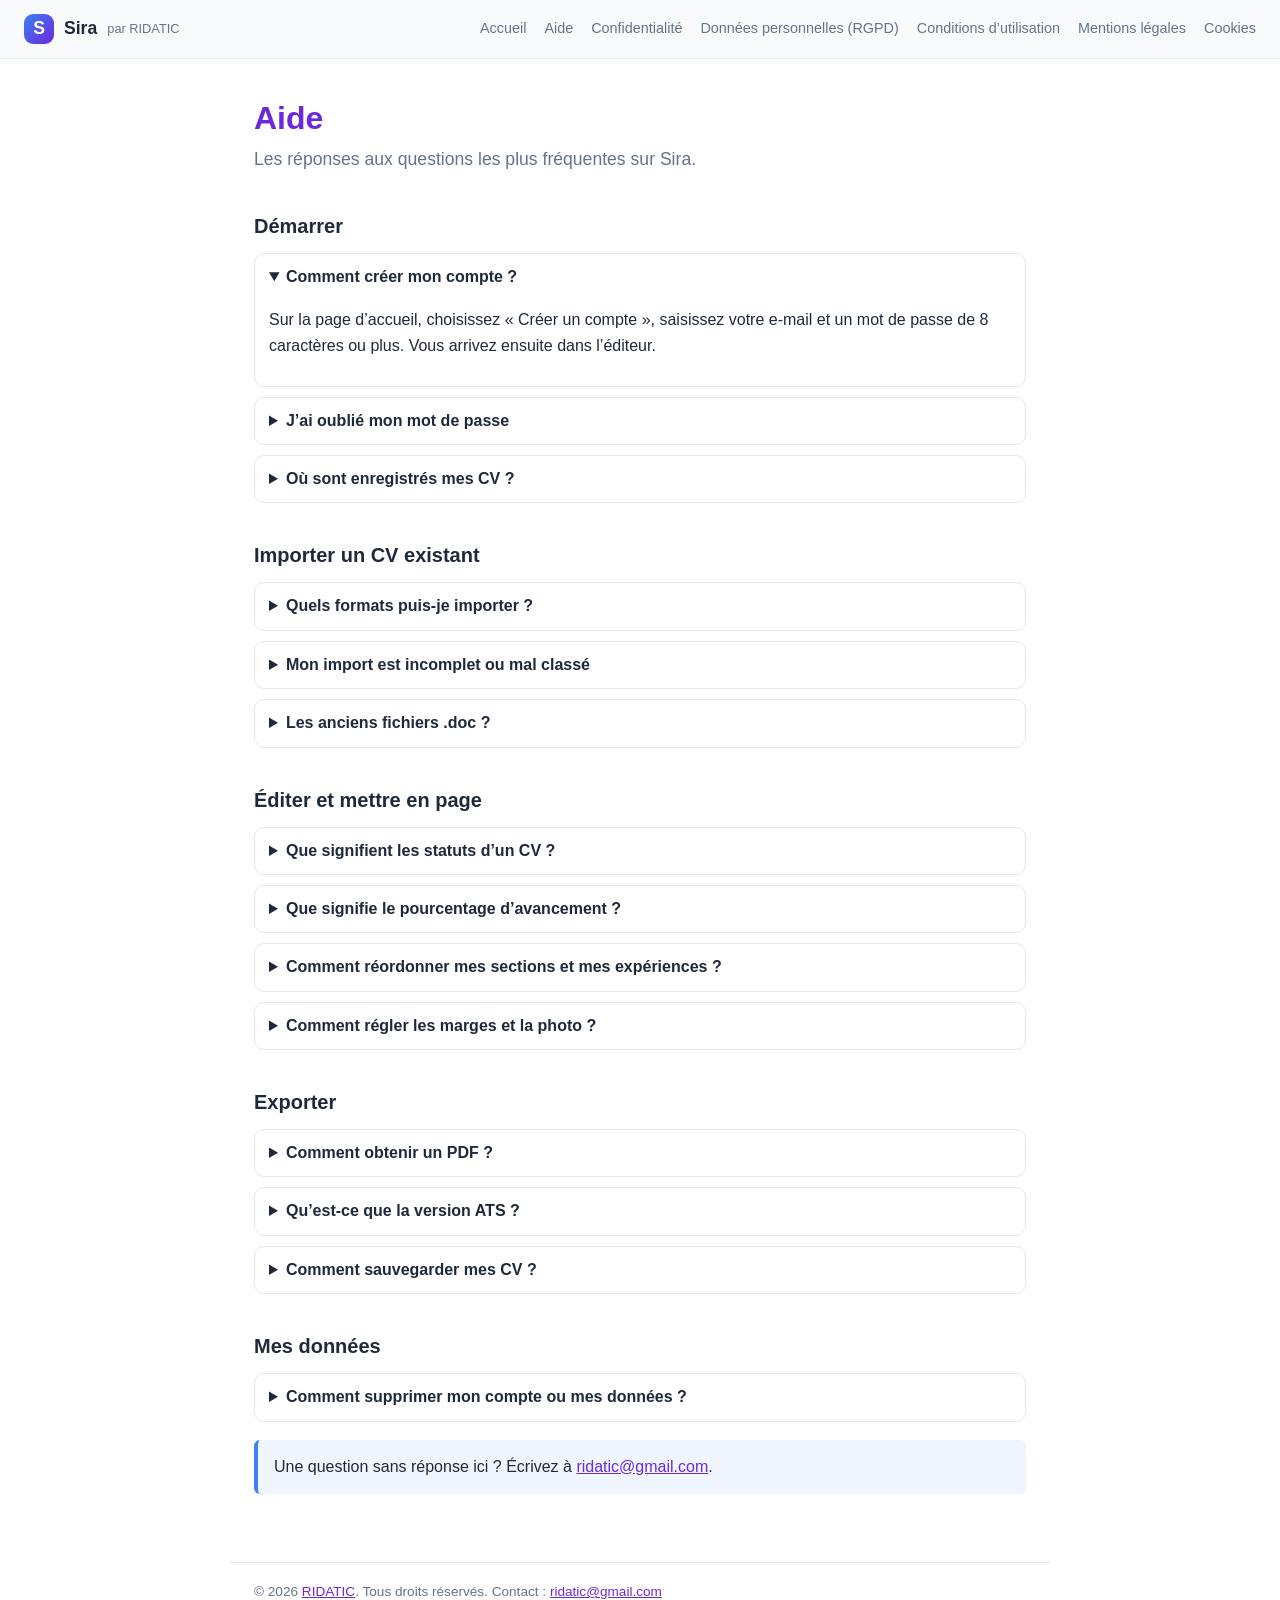
<file: sira/aide/index.html>
<!DOCTYPE html>
<html lang="fr">
<head>
  <meta charset="UTF-8">
  <meta name="viewport" content="width=device-width, initial-scale=1.0">
  <title>Aide | Sira</title>
  <meta name="description" content="Les réponses aux questions les plus fréquentes sur Sira.">
  <link rel="stylesheet" href="../assets/style.css">
</head>
<body>
  <header class="top">
    <a class="brand" href="../"><span class="logo">S</span> Sira <small>par RIDATIC</small></a>
    <nav>
      <a href="../">Accueil</a>
      <a href="../aide/">Aide</a>
      <a href="../confidentialite/">Confidentialité</a>
      <a href="../donnees/">Données personnelles (RGPD)</a>
      <a href="../conditions/">Conditions d’utilisation</a>
      <a href="../mentions-legales/">Mentions légales</a>
      <a href="../cookies/">Cookies</a>
    </nav>
  </header>
  <main>
    <h1>Aide</h1>
    <p class="lead">Les réponses aux questions les plus fréquentes sur Sira.</p>
    

    <h2>Démarrer</h2>
    <details open><summary>Comment créer mon compte ?</summary>
      <p>Sur la page d’accueil, choisissez « Créer un compte », saisissez votre e-mail et un mot de passe de 8 caractères ou plus. Vous arrivez ensuite dans l’éditeur.</p></details>
    <details><summary>J’ai oublié mon mot de passe</summary>
      <p>Sur la page de connexion, cliquez sur « Mot de passe oublié ? », saisissez votre e-mail : vous recevez un lien pour en choisir un nouveau.</p></details>
    <details><summary>Où sont enregistrés mes CV ?</summary>
      <p>Dans votre compte, en Irlande (Union européenne). L’enregistrement est automatique : l’indicateur en haut de l’écran affiche « Enregistré ». Vous retrouvez vos CV sur tout appareil en vous connectant.</p></details>

    <h2>Importer un CV existant</h2>
    <details><summary>Quels formats puis-je importer ?</summary>
      <p>Word (.docx), PDF, HTML et texte. Cliquez sur « Importer un CV » dans la colonne de gauche, puis déposez votre fichier. Le fichier est lu dans votre navigateur et n’est pas envoyé à nos serveurs.</p></details>
    <details><summary>Mon import est incomplet ou mal classé</summary>
      <p>La lecture automatique est fiable sur les CV classiques mais pas infaillible. Un résumé indique ce qui a été reconnu. Parcourez chaque rubrique dans l’éditeur et corrigez ce qui doit l’être. Le PDF doit contenir du texte sélectionnable : un PDF scanné ou exporté en images ne peut pas être lu, utilisez alors la version Word.</p></details>
    <details><summary>Les anciens fichiers .doc ?</summary>
      <p>Dans Word : Fichier, Enregistrer sous, puis choisissez « Document Word (.docx) ».</p></details>

    <h2>Éditer et mettre en page</h2>
    <details><summary>Que signifient les statuts d’un CV ?</summary>
      <p>Ils servent uniquement à votre organisation :</p>
      <ul>
        <li><strong>Brouillon</strong> : je suis en train de le rédiger.</li>
        <li><strong>À relire</strong> : rédigé, à vérifier avant de l’envoyer.</li>
        <li><strong>Prêt</strong> : finalisé, prêt à être envoyé.</li>
        <li><strong>Envoyé</strong> : déjà utilisé pour une candidature.</li>
      </ul></details>
    <details><summary>Que signifie le pourcentage d’avancement ?</summary>
      <p>Il compte les rubriques remplies sur huit : informations, à propos, expériences, formations, compétences, certifications, langues, loisirs. Les rubriques qui manquent sont listées dans la carte « Profil complété » (cliquez sur l’une d’elles pour y aller).</p></details>
    <details><summary>Comment réordonner mes sections et mes expériences ?</summary>
      <p>Dans l’aperçu, faites glisser une section ou une expérience. Dans les formulaires, utilisez la poignée à gauche d’une ligne ou les flèches monter et descendre.</p></details>
    <details><summary>Comment régler les marges et la photo ?</summary>
      <p>Menu « Design et couleurs » : marges de 4 à 30 mm, forme de la photo (cercle, arrondi, carré, rectangle, sans photo) et position (gauche, droite, au-dessus du nom).</p></details>

    <h2>Exporter</h2>
    <details><summary>Comment obtenir un PDF ?</summary>
      <p>Bouton « Exporter », format PDF : la boîte d’impression de votre navigateur s’ouvre, choisissez « Enregistrer au format PDF ». Pensez à désactiver les en-têtes et pieds de page du navigateur.</p></details>
    <details><summary>Qu’est-ce que la version ATS ?</summary>
      <p>Une mise en page sobre, en une colonne, sans icône ni couleur, que les logiciels de recrutement lisent mieux. Elle est recommandée pour les portails de candidature et les sociétés de services.</p></details>
    <details><summary>Comment sauvegarder mes CV ?</summary>
      <p>Bouton « Exporter », format « Sauvegarde » : un fichier JSON que vous pouvez réimporter.</p></details>

    <h2>Mes données</h2>
    <details><summary>Comment supprimer mon compte ou mes données ?</summary>
      <p>Écrivez à <a href="mailto:ridatic@gmail.com">ridatic@gmail.com</a> depuis l’adresse de votre compte : nous supprimons votre compte et vos CV. Voir la page <a href="../donnees/">Données personnelles</a>.</p></details>

    <p class="note">Une question sans réponse ici ? Écrivez à <a href="mailto:ridatic@gmail.com">ridatic@gmail.com</a>.</p>
  </main>
  <footer>
    © 2026 <a href="https://ridatic.com">RIDATIC</a>. Tous droits réservés. Contact : <a href="mailto:ridatic@gmail.com">ridatic@gmail.com</a>
  </footer>
</body>
</html>
</file>
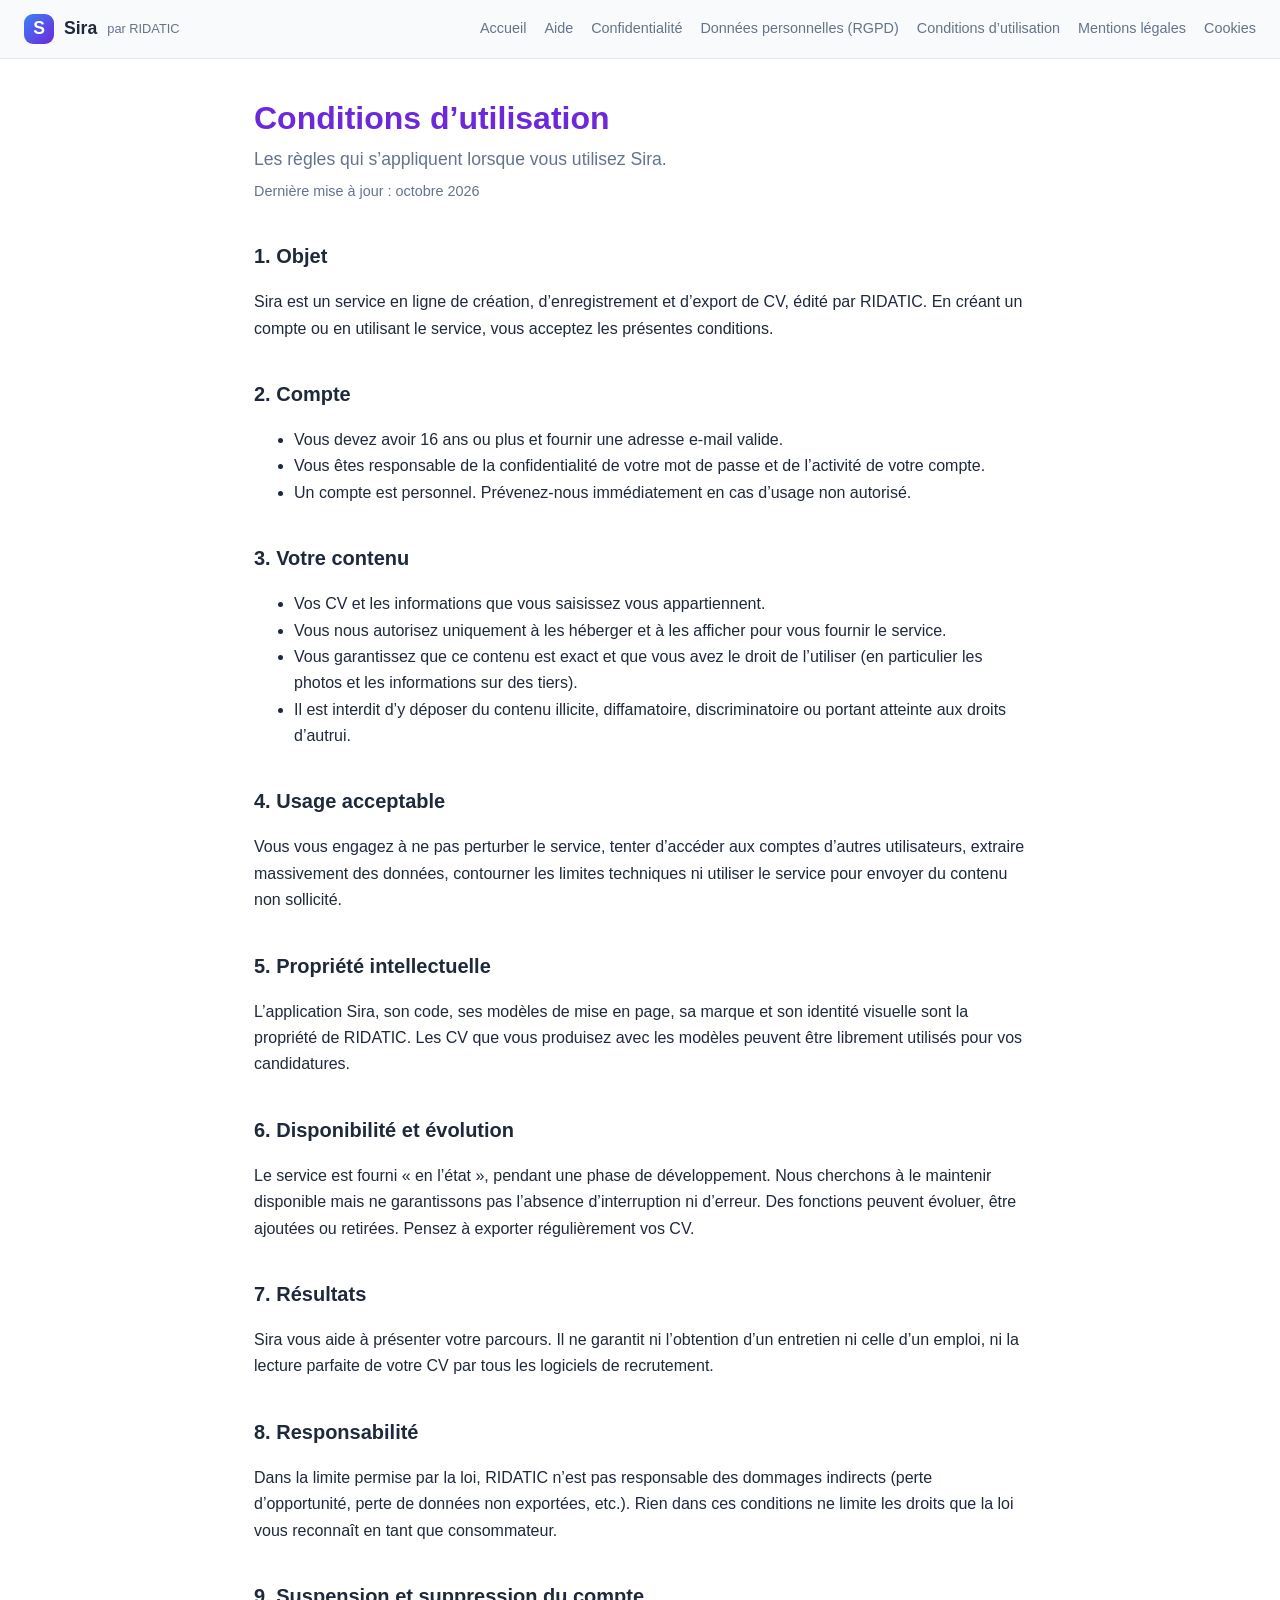
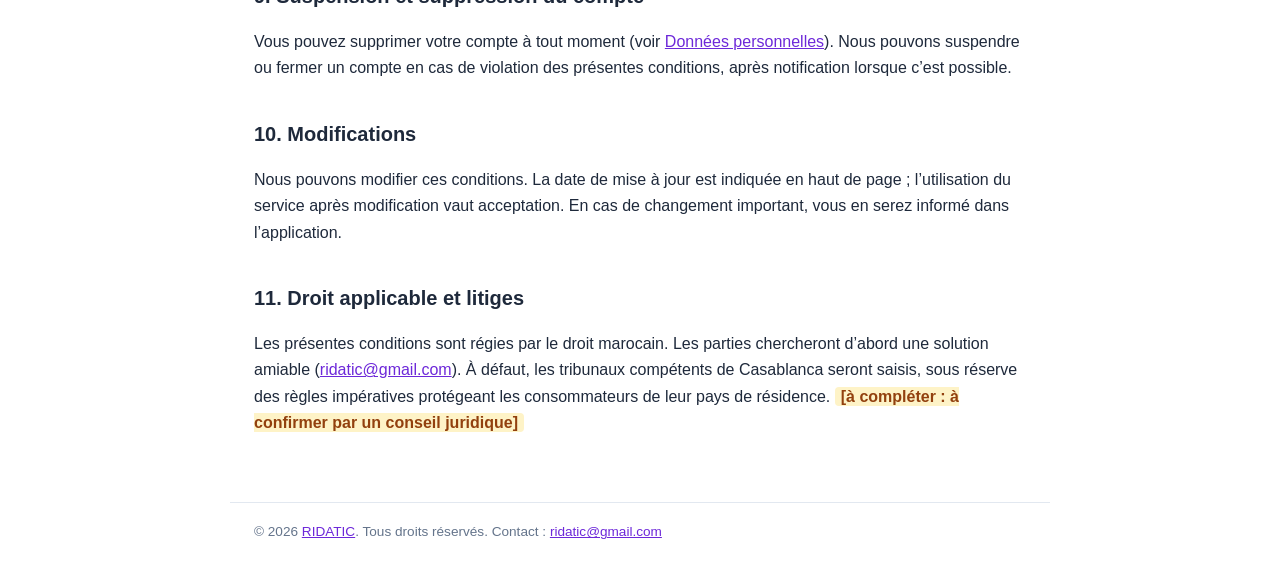
<file: sira/conditions/index.html>
<!DOCTYPE html>
<html lang="fr">
<head>
  <meta charset="UTF-8">
  <meta name="viewport" content="width=device-width, initial-scale=1.0">
  <title>Conditions d’utilisation | Sira</title>
  <meta name="description" content="Les règles qui s’appliquent lorsque vous utilisez Sira.">
  <link rel="stylesheet" href="../assets/style.css">
</head>
<body>
  <header class="top">
    <a class="brand" href="../"><span class="logo">S</span> Sira <small>par RIDATIC</small></a>
    <nav>
      <a href="../">Accueil</a>
      <a href="../aide/">Aide</a>
      <a href="../confidentialite/">Confidentialité</a>
      <a href="../donnees/">Données personnelles (RGPD)</a>
      <a href="../conditions/">Conditions d’utilisation</a>
      <a href="../mentions-legales/">Mentions légales</a>
      <a href="../cookies/">Cookies</a>
    </nav>
  </header>
  <main>
    <h1>Conditions d’utilisation</h1>
    <p class="lead">Les règles qui s’appliquent lorsque vous utilisez Sira.</p>
    <p class="last-updated">Dernière mise à jour : octobre 2026</p>

    <h2>1. Objet</h2>
    <p>Sira est un service en ligne de création, d’enregistrement et d’export de CV, édité par RIDATIC. En créant un compte ou en utilisant le service, vous acceptez les présentes conditions.</p>

    <h2>2. Compte</h2>
    <ul>
      <li>Vous devez avoir 16 ans ou plus et fournir une adresse e-mail valide.</li>
      <li>Vous êtes responsable de la confidentialité de votre mot de passe et de l’activité de votre compte.</li>
      <li>Un compte est personnel. Prévenez-nous immédiatement en cas d’usage non autorisé.</li>
    </ul>

    <h2>3. Votre contenu</h2>
    <ul>
      <li>Vos CV et les informations que vous saisissez vous appartiennent.</li>
      <li>Vous nous autorisez uniquement à les héberger et à les afficher pour vous fournir le service.</li>
      <li>Vous garantissez que ce contenu est exact et que vous avez le droit de l’utiliser (en particulier les photos et les informations sur des tiers).</li>
      <li>Il est interdit d’y déposer du contenu illicite, diffamatoire, discriminatoire ou portant atteinte aux droits d’autrui.</li>
    </ul>

    <h2>4. Usage acceptable</h2>
    <p>Vous vous engagez à ne pas perturber le service, tenter d’accéder aux comptes d’autres utilisateurs, extraire massivement des données, contourner les limites techniques ni utiliser le service pour envoyer du contenu non sollicité.</p>

    <h2>5. Propriété intellectuelle</h2>
    <p>L’application Sira, son code, ses modèles de mise en page, sa marque et son identité visuelle sont la propriété de RIDATIC. Les CV que vous produisez avec les modèles peuvent être librement utilisés pour vos candidatures.</p>

    <h2>6. Disponibilité et évolution</h2>
    <p>Le service est fourni « en l’état », pendant une phase de développement. Nous cherchons à le maintenir disponible mais ne garantissons pas l’absence d’interruption ni d’erreur. Des fonctions peuvent évoluer, être ajoutées ou retirées. Pensez à exporter régulièrement vos CV.</p>

    <h2>7. Résultats</h2>
    <p>Sira vous aide à présenter votre parcours. Il ne garantit ni l’obtention d’un entretien ni celle d’un emploi, ni la lecture parfaite de votre CV par tous les logiciels de recrutement.</p>

    <h2>8. Responsabilité</h2>
    <p>Dans la limite permise par la loi, RIDATIC n’est pas responsable des dommages indirects (perte d’opportunité, perte de données non exportées, etc.). Rien dans ces conditions ne limite les droits que la loi vous reconnaît en tant que consommateur.</p>

    <h2>9. Suspension et suppression du compte</h2>
    <p>Vous pouvez supprimer votre compte à tout moment (voir <a href="../donnees/">Données personnelles</a>). Nous pouvons suspendre ou fermer un compte en cas de violation des présentes conditions, après notification lorsque c’est possible.</p>

    <h2>10. Modifications</h2>
    <p>Nous pouvons modifier ces conditions. La date de mise à jour est indiquée en haut de page ; l’utilisation du service après modification vaut acceptation. En cas de changement important, vous en serez informé dans l’application.</p>

    <h2>11. Droit applicable et litiges</h2>
    <p>Les présentes conditions sont régies par le droit marocain. Les parties chercheront d’abord une solution amiable (<a href="mailto:ridatic@gmail.com">ridatic@gmail.com</a>). À défaut, les tribunaux compétents de Casablanca seront saisis, sous réserve des règles impératives protégeant les consommateurs de leur pays de résidence. <span class="todo">[à compléter : à confirmer par un conseil juridique]</span></p>
  </main>
  <footer>
    © 2026 <a href="https://ridatic.com">RIDATIC</a>. Tous droits réservés. Contact : <a href="mailto:ridatic@gmail.com">ridatic@gmail.com</a>
  </footer>
</body>
</html>
</file>
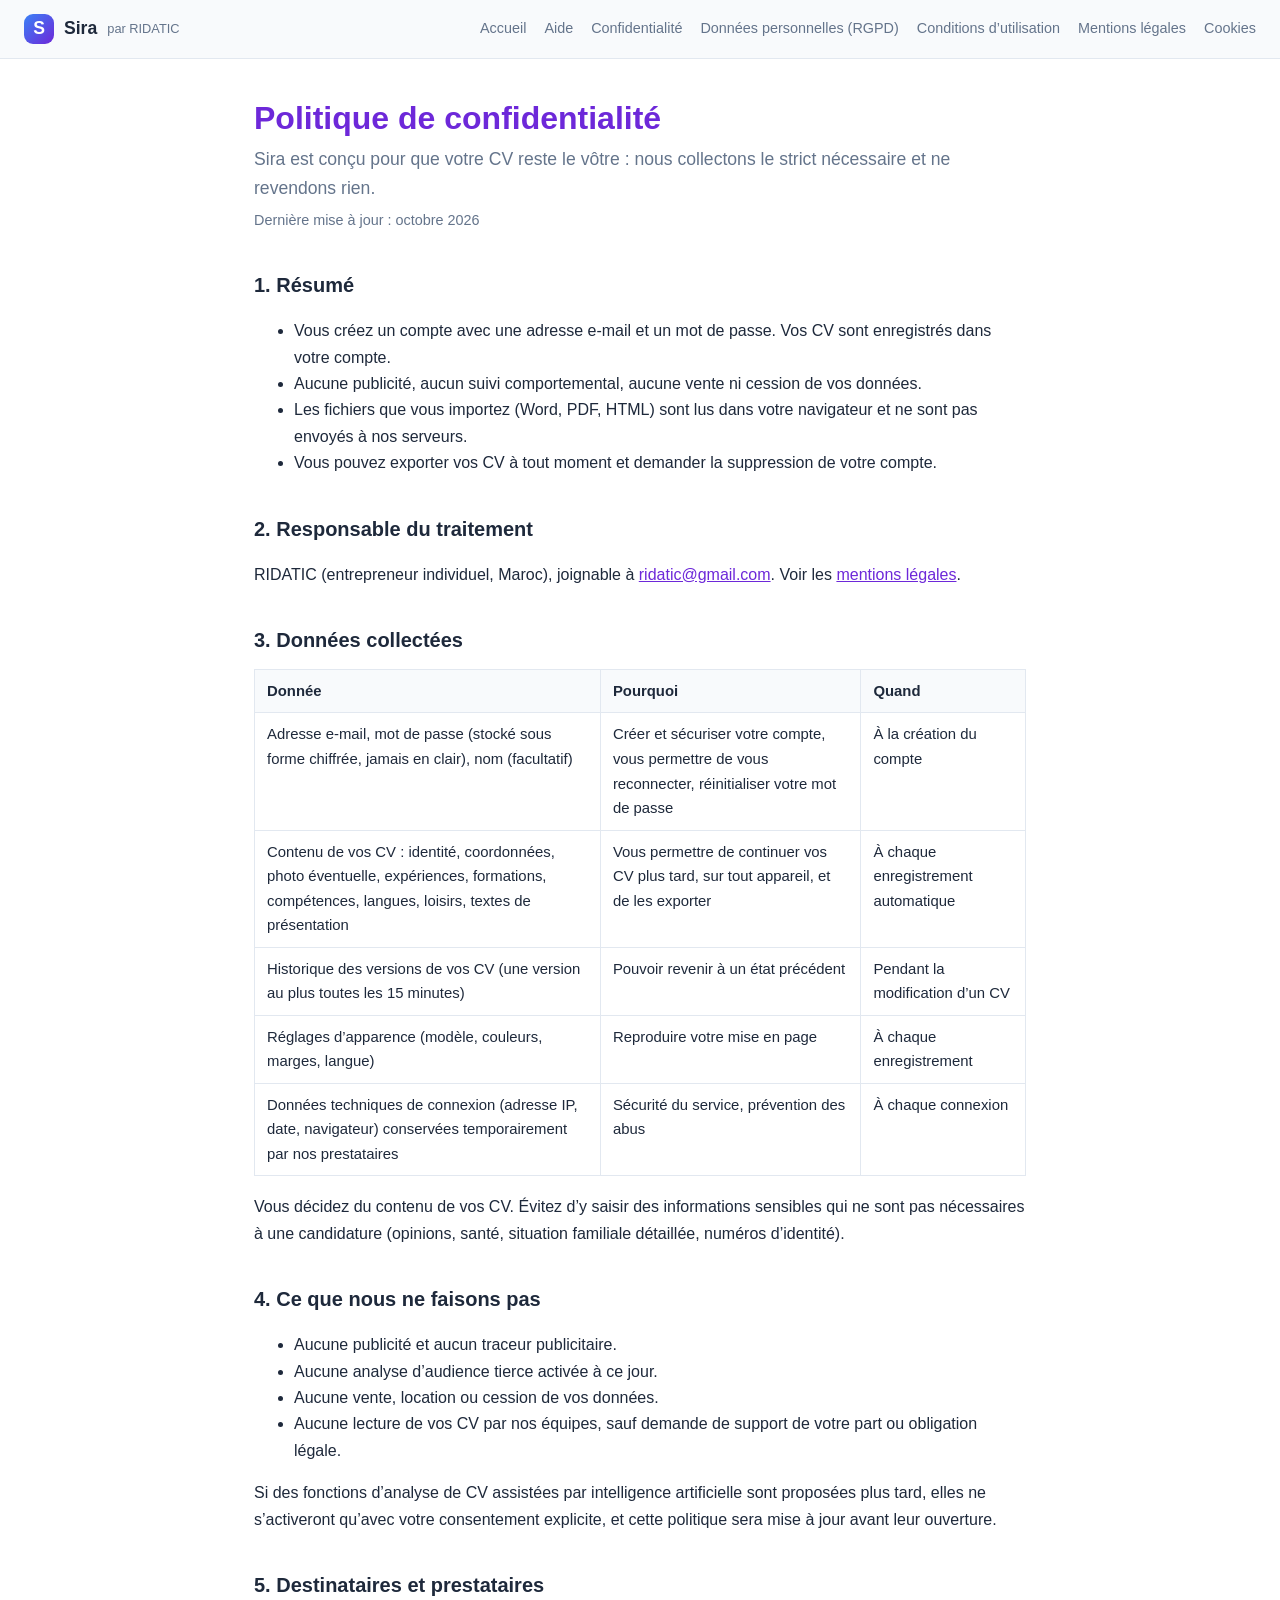
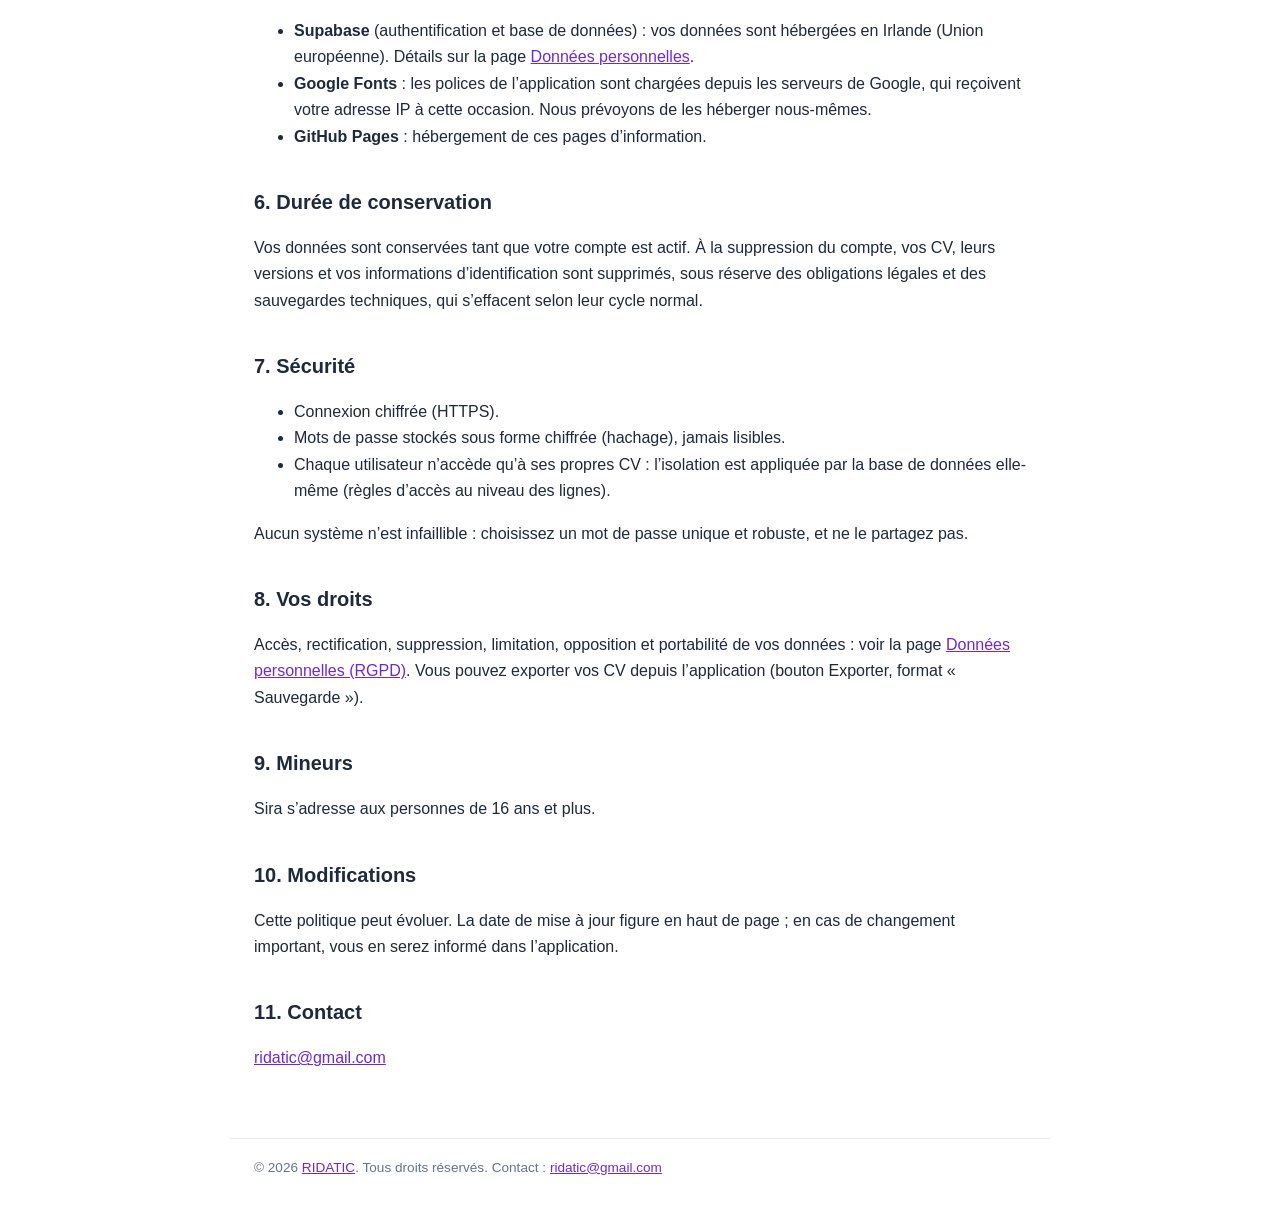
<file: sira/confidentialite/index.html>
<!DOCTYPE html>
<html lang="fr">
<head>
  <meta charset="UTF-8">
  <meta name="viewport" content="width=device-width, initial-scale=1.0">
  <title>Politique de confidentialité | Sira</title>
  <meta name="description" content="Sira est conçu pour que votre CV reste le vôtre : nous collectons le strict nécessaire et ne revendons rien.">
  <link rel="stylesheet" href="../assets/style.css">
</head>
<body>
  <header class="top">
    <a class="brand" href="../"><span class="logo">S</span> Sira <small>par RIDATIC</small></a>
    <nav>
      <a href="../">Accueil</a>
      <a href="../aide/">Aide</a>
      <a href="../confidentialite/">Confidentialité</a>
      <a href="../donnees/">Données personnelles (RGPD)</a>
      <a href="../conditions/">Conditions d’utilisation</a>
      <a href="../mentions-legales/">Mentions légales</a>
      <a href="../cookies/">Cookies</a>
    </nav>
  </header>
  <main>
    <h1>Politique de confidentialité</h1>
    <p class="lead">Sira est conçu pour que votre CV reste le vôtre : nous collectons le strict nécessaire et ne revendons rien.</p>
    <p class="last-updated">Dernière mise à jour : octobre 2026</p>

    <h2>1. Résumé</h2>
    <ul>
      <li>Vous créez un compte avec une adresse e-mail et un mot de passe. Vos CV sont enregistrés dans votre compte.</li>
      <li>Aucune publicité, aucun suivi comportemental, aucune vente ni cession de vos données.</li>
      <li>Les fichiers que vous importez (Word, PDF, HTML) sont lus dans votre navigateur et ne sont pas envoyés à nos serveurs.</li>
      <li>Vous pouvez exporter vos CV à tout moment et demander la suppression de votre compte.</li>
    </ul>

    <h2>2. Responsable du traitement</h2>
    <p>RIDATIC (entrepreneur individuel, Maroc), joignable à <a href="mailto:ridatic@gmail.com">ridatic@gmail.com</a>. Voir les <a href="../mentions-legales/">mentions légales</a>.</p>

    <h2>3. Données collectées</h2>
    <table>
      <tr><th>Donnée</th><th>Pourquoi</th><th>Quand</th></tr>
      <tr><td>Adresse e-mail, mot de passe (stocké sous forme chiffrée, jamais en clair), nom (facultatif)</td><td>Créer et sécuriser votre compte, vous permettre de vous reconnecter, réinitialiser votre mot de passe</td><td>À la création du compte</td></tr>
      <tr><td>Contenu de vos CV : identité, coordonnées, photo éventuelle, expériences, formations, compétences, langues, loisirs, textes de présentation</td><td>Vous permettre de continuer vos CV plus tard, sur tout appareil, et de les exporter</td><td>À chaque enregistrement automatique</td></tr>
      <tr><td>Historique des versions de vos CV (une version au plus toutes les 15 minutes)</td><td>Pouvoir revenir à un état précédent</td><td>Pendant la modification d’un CV</td></tr>
      <tr><td>Réglages d’apparence (modèle, couleurs, marges, langue)</td><td>Reproduire votre mise en page</td><td>À chaque enregistrement</td></tr>
      <tr><td>Données techniques de connexion (adresse IP, date, navigateur) conservées temporairement par nos prestataires</td><td>Sécurité du service, prévention des abus</td><td>À chaque connexion</td></tr>
    </table>
    <p>Vous décidez du contenu de vos CV. Évitez d’y saisir des informations sensibles qui ne sont pas nécessaires à une candidature (opinions, santé, situation familiale détaillée, numéros d’identité).</p>

    <h2>4. Ce que nous ne faisons pas</h2>
    <ul>
      <li>Aucune publicité et aucun traceur publicitaire.</li>
      <li>Aucune analyse d’audience tierce activée à ce jour.</li>
      <li>Aucune vente, location ou cession de vos données.</li>
      <li>Aucune lecture de vos CV par nos équipes, sauf demande de support de votre part ou obligation légale.</li>
    </ul>
    <p>Si des fonctions d’analyse de CV assistées par intelligence artificielle sont proposées plus tard, elles ne s’activeront qu’avec votre consentement explicite, et cette politique sera mise à jour avant leur ouverture.</p>

    <h2>5. Destinataires et prestataires</h2>
    <ul>
      <li><strong>Supabase</strong> (authentification et base de données) : vos données sont hébergées en Irlande (Union européenne). Détails sur la page <a href="../donnees/">Données personnelles</a>.</li>
      <li><strong>Google Fonts</strong> : les polices de l’application sont chargées depuis les serveurs de Google, qui reçoivent votre adresse IP à cette occasion. Nous prévoyons de les héberger nous-mêmes.</li>
      <li><strong>GitHub Pages</strong> : hébergement de ces pages d’information.</li>
    </ul>

    <h2>6. Durée de conservation</h2>
    <p>Vos données sont conservées tant que votre compte est actif. À la suppression du compte, vos CV, leurs versions et vos informations d’identification sont supprimés, sous réserve des obligations légales et des sauvegardes techniques, qui s’effacent selon leur cycle normal.</p>

    <h2>7. Sécurité</h2>
    <ul>
      <li>Connexion chiffrée (HTTPS).</li>
      <li>Mots de passe stockés sous forme chiffrée (hachage), jamais lisibles.</li>
      <li>Chaque utilisateur n’accède qu’à ses propres CV : l’isolation est appliquée par la base de données elle-même (règles d’accès au niveau des lignes).</li>
    </ul>
    <p>Aucun système n’est infaillible : choisissez un mot de passe unique et robuste, et ne le partagez pas.</p>

    <h2>8. Vos droits</h2>
    <p>Accès, rectification, suppression, limitation, opposition et portabilité de vos données : voir la page <a href="../donnees/">Données personnelles (RGPD)</a>. Vous pouvez exporter vos CV depuis l’application (bouton Exporter, format « Sauvegarde »).</p>

    <h2>9. Mineurs</h2>
    <p>Sira s’adresse aux personnes de 16 ans et plus.</p>

    <h2>10. Modifications</h2>
    <p>Cette politique peut évoluer. La date de mise à jour figure en haut de page ; en cas de changement important, vous en serez informé dans l’application.</p>

    <h2>11. Contact</h2>
    <p><a href="mailto:ridatic@gmail.com">ridatic@gmail.com</a></p>
  </main>
  <footer>
    © 2026 <a href="https://ridatic.com">RIDATIC</a>. Tous droits réservés. Contact : <a href="mailto:ridatic@gmail.com">ridatic@gmail.com</a>
  </footer>
</body>
</html>
</file>
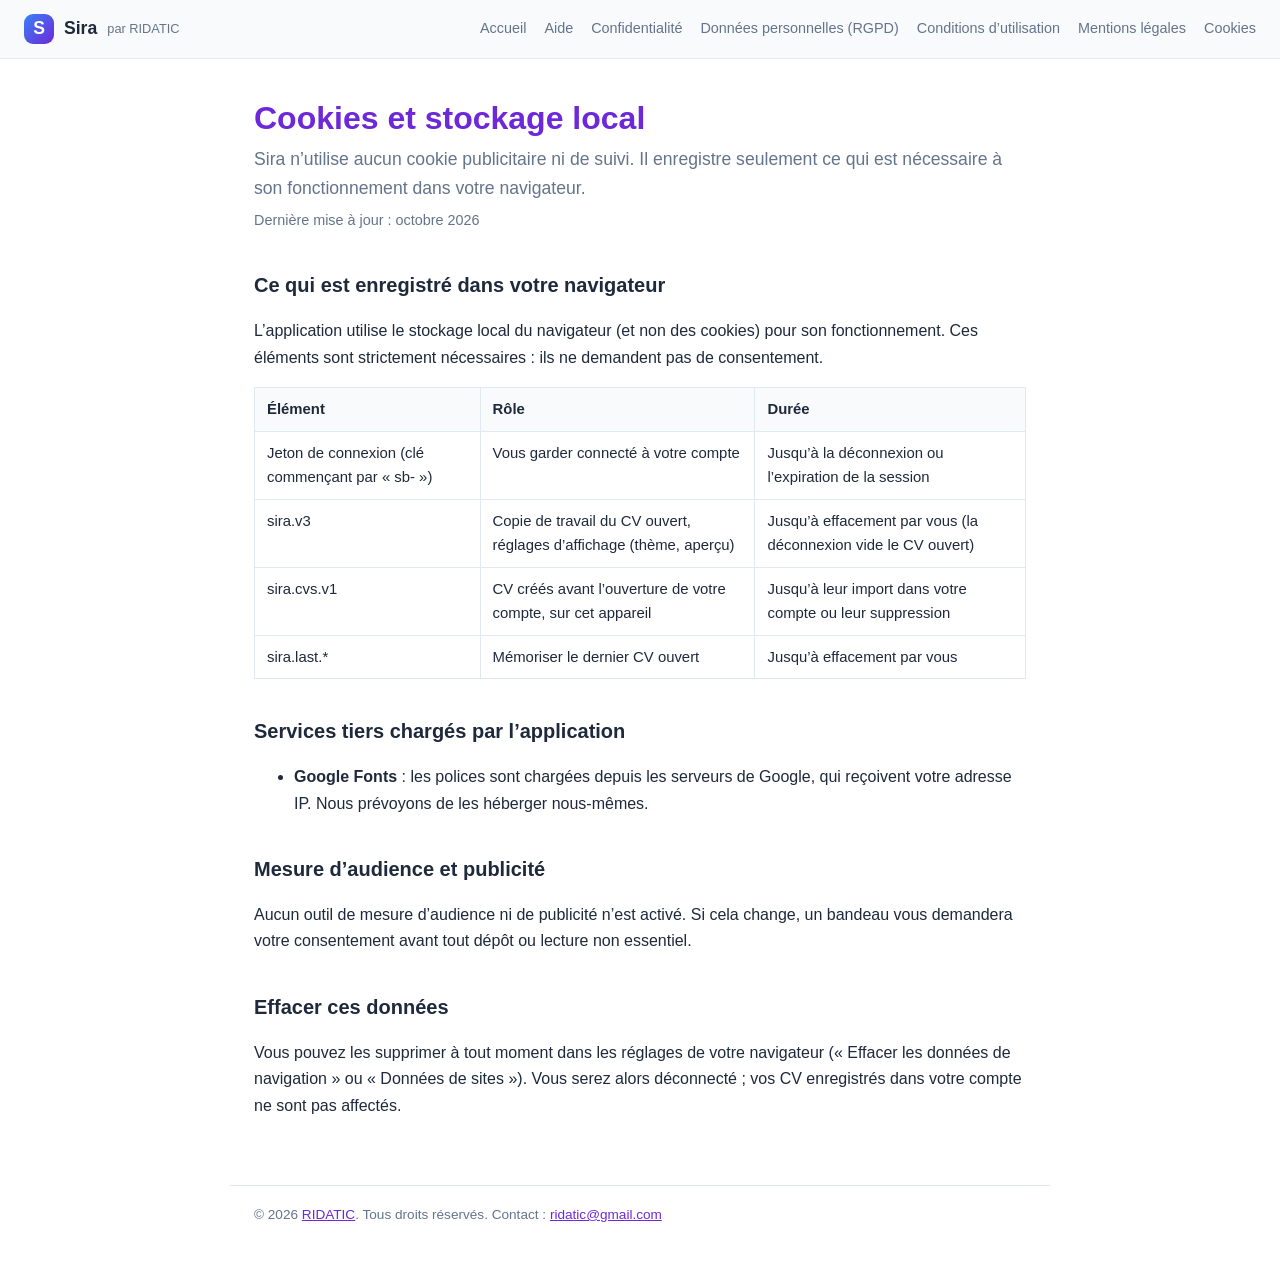
<file: sira/cookies/index.html>
<!DOCTYPE html>
<html lang="fr">
<head>
  <meta charset="UTF-8">
  <meta name="viewport" content="width=device-width, initial-scale=1.0">
  <title>Cookies et stockage local | Sira</title>
  <meta name="description" content="Sira n’utilise aucun cookie publicitaire ni de suivi. Il enregistre seulement ce qui est nécessaire à son fonctionnement dans votre navigateur.">
  <link rel="stylesheet" href="../assets/style.css">
</head>
<body>
  <header class="top">
    <a class="brand" href="../"><span class="logo">S</span> Sira <small>par RIDATIC</small></a>
    <nav>
      <a href="../">Accueil</a>
      <a href="../aide/">Aide</a>
      <a href="../confidentialite/">Confidentialité</a>
      <a href="../donnees/">Données personnelles (RGPD)</a>
      <a href="../conditions/">Conditions d’utilisation</a>
      <a href="../mentions-legales/">Mentions légales</a>
      <a href="../cookies/">Cookies</a>
    </nav>
  </header>
  <main>
    <h1>Cookies et stockage local</h1>
    <p class="lead">Sira n’utilise aucun cookie publicitaire ni de suivi. Il enregistre seulement ce qui est nécessaire à son fonctionnement dans votre navigateur.</p>
    <p class="last-updated">Dernière mise à jour : octobre 2026</p>

    <h2>Ce qui est enregistré dans votre navigateur</h2>
    <p>L’application utilise le stockage local du navigateur (et non des cookies) pour son fonctionnement. Ces éléments sont strictement nécessaires : ils ne demandent pas de consentement.</p>
    <table>
      <tr><th>Élément</th><th>Rôle</th><th>Durée</th></tr>
      <tr><td>Jeton de connexion (clé commençant par « sb- »)</td><td>Vous garder connecté à votre compte</td><td>Jusqu’à la déconnexion ou l’expiration de la session</td></tr>
      <tr><td>sira.v3</td><td>Copie de travail du CV ouvert, réglages d’affichage (thème, aperçu)</td><td>Jusqu’à effacement par vous (la déconnexion vide le CV ouvert)</td></tr>
      <tr><td>sira.cvs.v1</td><td>CV créés avant l’ouverture de votre compte, sur cet appareil</td><td>Jusqu’à leur import dans votre compte ou leur suppression</td></tr>
      <tr><td>sira.last.*</td><td>Mémoriser le dernier CV ouvert</td><td>Jusqu’à effacement par vous</td></tr>
    </table>

    <h2>Services tiers chargés par l’application</h2>
    <ul>
      <li><strong>Google Fonts</strong> : les polices sont chargées depuis les serveurs de Google, qui reçoivent votre adresse IP. Nous prévoyons de les héberger nous-mêmes.</li>
    </ul>

    <h2>Mesure d’audience et publicité</h2>
    <p>Aucun outil de mesure d’audience ni de publicité n’est activé. Si cela change, un bandeau vous demandera votre consentement avant tout dépôt ou lecture non essentiel.</p>

    <h2>Effacer ces données</h2>
    <p>Vous pouvez les supprimer à tout moment dans les réglages de votre navigateur (« Effacer les données de navigation » ou « Données de sites »). Vous serez alors déconnecté ; vos CV enregistrés dans votre compte ne sont pas affectés.</p>
  </main>
  <footer>
    © 2026 <a href="https://ridatic.com">RIDATIC</a>. Tous droits réservés. Contact : <a href="mailto:ridatic@gmail.com">ridatic@gmail.com</a>
  </footer>
</body>
</html>
</file>
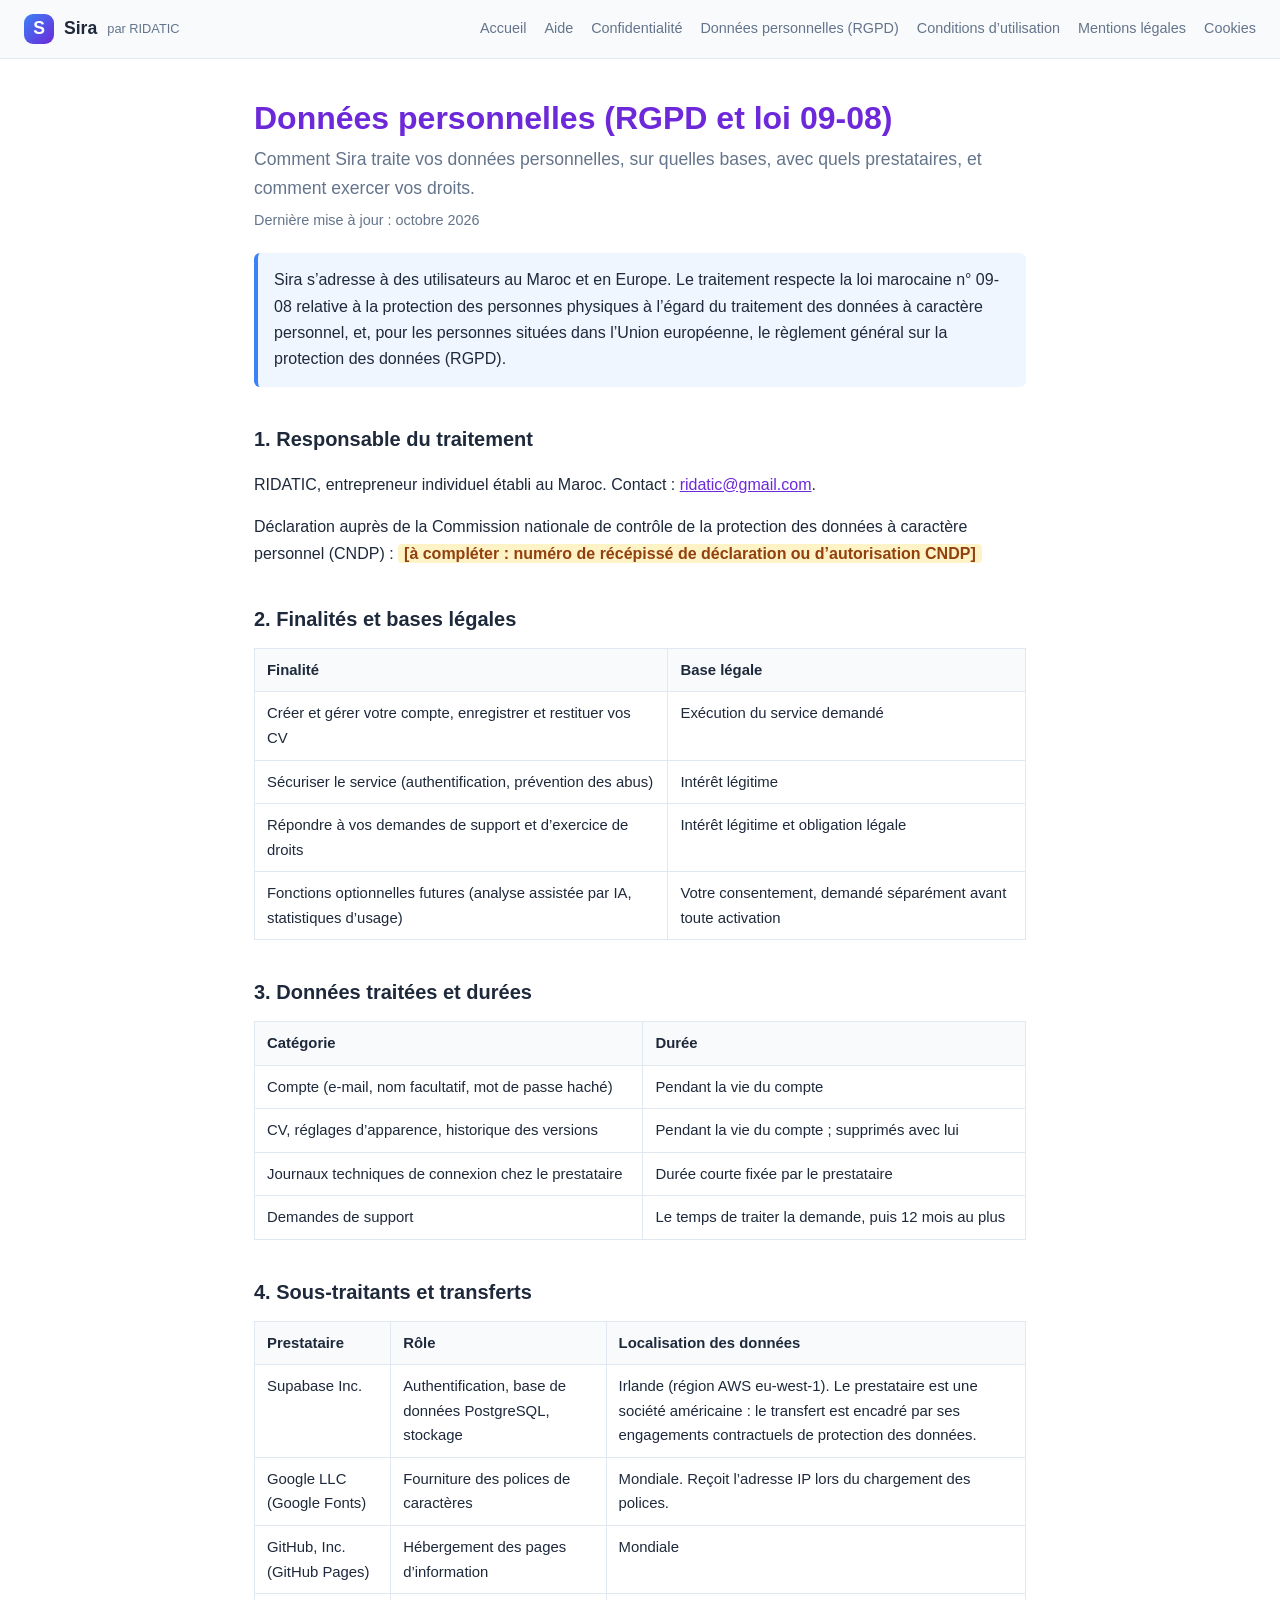
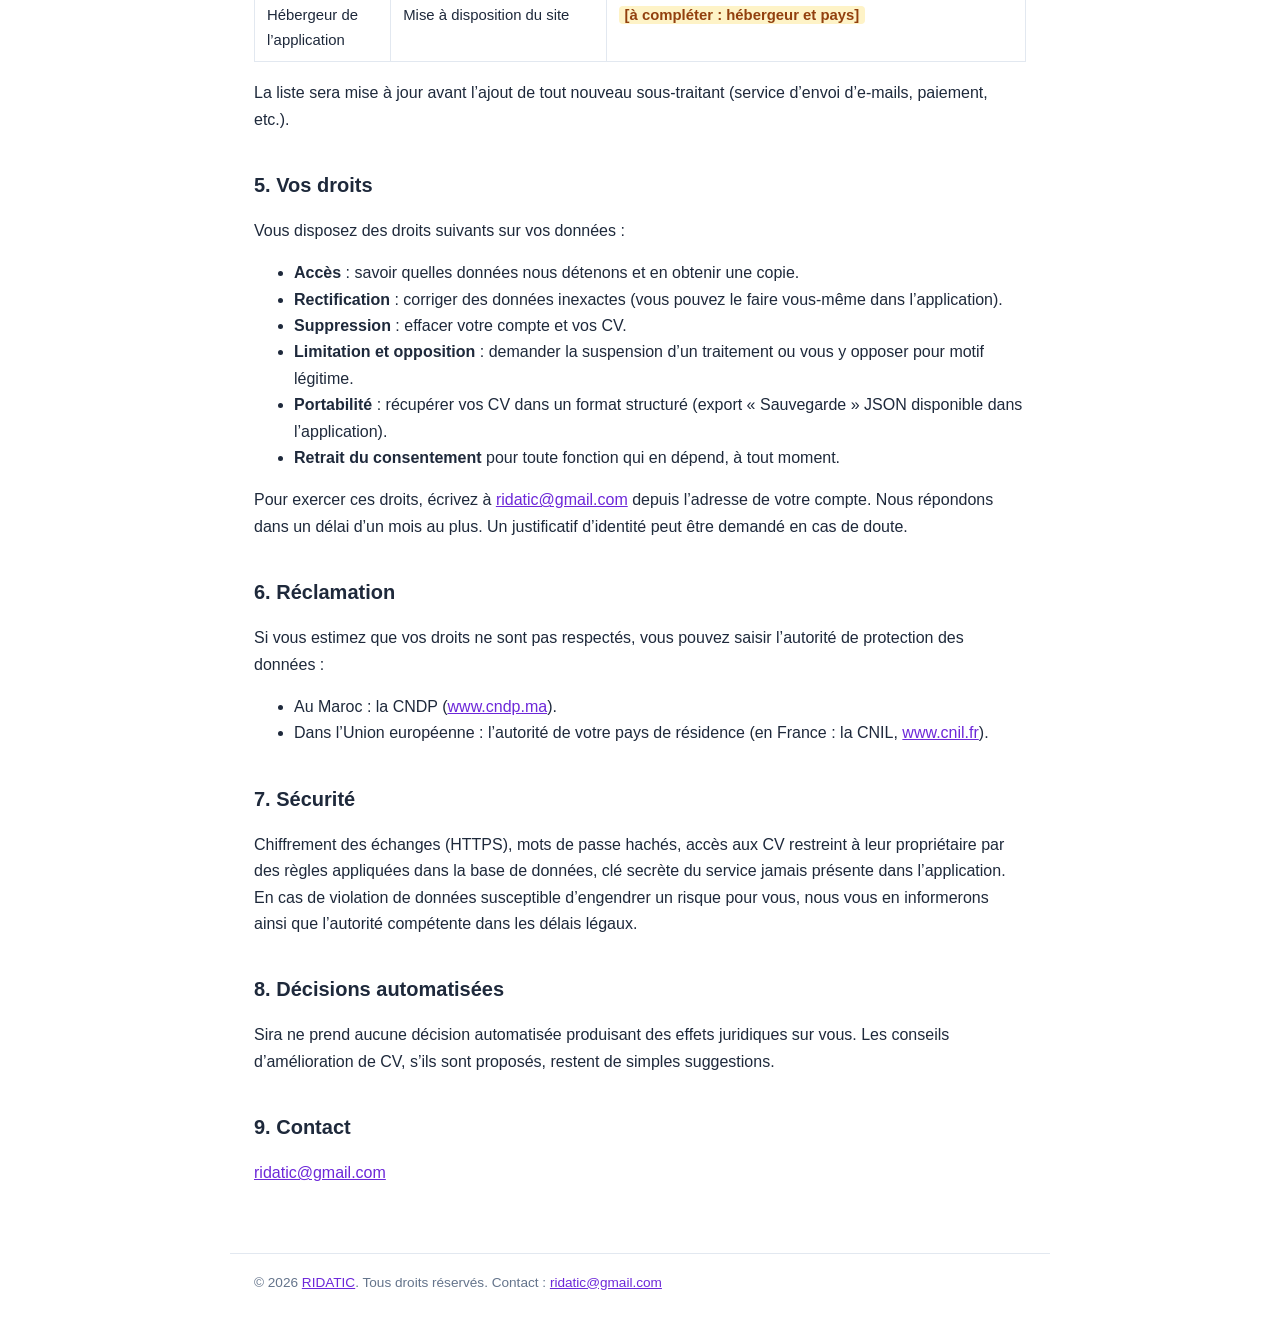
<file: sira/donnees/index.html>
<!DOCTYPE html>
<html lang="fr">
<head>
  <meta charset="UTF-8">
  <meta name="viewport" content="width=device-width, initial-scale=1.0">
  <title>Données personnelles (RGPD et loi 09-08) | Sira</title>
  <meta name="description" content="Comment Sira traite vos données personnelles, sur quelles bases, avec quels prestataires, et comment exercer vos droits.">
  <link rel="stylesheet" href="../assets/style.css">
</head>
<body>
  <header class="top">
    <a class="brand" href="../"><span class="logo">S</span> Sira <small>par RIDATIC</small></a>
    <nav>
      <a href="../">Accueil</a>
      <a href="../aide/">Aide</a>
      <a href="../confidentialite/">Confidentialité</a>
      <a href="../donnees/">Données personnelles (RGPD)</a>
      <a href="../conditions/">Conditions d’utilisation</a>
      <a href="../mentions-legales/">Mentions légales</a>
      <a href="../cookies/">Cookies</a>
    </nav>
  </header>
  <main>
    <h1>Données personnelles (RGPD et loi 09-08)</h1>
    <p class="lead">Comment Sira traite vos données personnelles, sur quelles bases, avec quels prestataires, et comment exercer vos droits.</p>
    <p class="last-updated">Dernière mise à jour : octobre 2026</p>

    <p class="note">Sira s’adresse à des utilisateurs au Maroc et en Europe. Le traitement respecte la loi marocaine n° 09-08 relative à la protection des personnes physiques à l’égard du traitement des données à caractère personnel, et, pour les personnes situées dans l’Union européenne, le règlement général sur la protection des données (RGPD).</p>

    <h2>1. Responsable du traitement</h2>
    <p>RIDATIC, entrepreneur individuel établi au Maroc. Contact : <a href="mailto:ridatic@gmail.com">ridatic@gmail.com</a>.</p>
    <p>Déclaration auprès de la Commission nationale de contrôle de la protection des données à caractère personnel (CNDP) : <span class="todo">[à compléter : numéro de récépissé de déclaration ou d’autorisation CNDP]</span></p>

    <h2>2. Finalités et bases légales</h2>
    <table>
      <tr><th>Finalité</th><th>Base légale</th></tr>
      <tr><td>Créer et gérer votre compte, enregistrer et restituer vos CV</td><td>Exécution du service demandé</td></tr>
      <tr><td>Sécuriser le service (authentification, prévention des abus)</td><td>Intérêt légitime</td></tr>
      <tr><td>Répondre à vos demandes de support et d’exercice de droits</td><td>Intérêt légitime et obligation légale</td></tr>
      <tr><td>Fonctions optionnelles futures (analyse assistée par IA, statistiques d’usage)</td><td>Votre consentement, demandé séparément avant toute activation</td></tr>
    </table>

    <h2>3. Données traitées et durées</h2>
    <table>
      <tr><th>Catégorie</th><th>Durée</th></tr>
      <tr><td>Compte (e-mail, nom facultatif, mot de passe haché)</td><td>Pendant la vie du compte</td></tr>
      <tr><td>CV, réglages d’apparence, historique des versions</td><td>Pendant la vie du compte ; supprimés avec lui</td></tr>
      <tr><td>Journaux techniques de connexion chez le prestataire</td><td>Durée courte fixée par le prestataire</td></tr>
      <tr><td>Demandes de support</td><td>Le temps de traiter la demande, puis 12 mois au plus</td></tr>
    </table>

    <h2>4. Sous-traitants et transferts</h2>
    <table>
      <tr><th>Prestataire</th><th>Rôle</th><th>Localisation des données</th></tr>
      <tr><td>Supabase Inc.</td><td>Authentification, base de données PostgreSQL, stockage</td><td>Irlande (région AWS eu-west-1). Le prestataire est une société américaine : le transfert est encadré par ses engagements contractuels de protection des données.</td></tr>
      <tr><td>Google LLC (Google Fonts)</td><td>Fourniture des polices de caractères</td><td>Mondiale. Reçoit l’adresse IP lors du chargement des polices.</td></tr>
      <tr><td>GitHub, Inc. (GitHub Pages)</td><td>Hébergement des pages d’information</td><td>Mondiale</td></tr>
      <tr><td>Hébergeur de l’application</td><td>Mise à disposition du site</td><td><span class="todo">[à compléter : hébergeur et pays]</span></td></tr>
    </table>
    <p>La liste sera mise à jour avant l’ajout de tout nouveau sous-traitant (service d’envoi d’e-mails, paiement, etc.).</p>

    <h2>5. Vos droits</h2>
    <p>Vous disposez des droits suivants sur vos données :</p>
    <ul>
      <li><strong>Accès</strong> : savoir quelles données nous détenons et en obtenir une copie.</li>
      <li><strong>Rectification</strong> : corriger des données inexactes (vous pouvez le faire vous-même dans l’application).</li>
      <li><strong>Suppression</strong> : effacer votre compte et vos CV.</li>
      <li><strong>Limitation et opposition</strong> : demander la suspension d’un traitement ou vous y opposer pour motif légitime.</li>
      <li><strong>Portabilité</strong> : récupérer vos CV dans un format structuré (export « Sauvegarde » JSON disponible dans l’application).</li>
      <li><strong>Retrait du consentement</strong> pour toute fonction qui en dépend, à tout moment.</li>
    </ul>
    <p>Pour exercer ces droits, écrivez à <a href="mailto:ridatic@gmail.com">ridatic@gmail.com</a> depuis l’adresse de votre compte. Nous répondons dans un délai d’un mois au plus. Un justificatif d’identité peut être demandé en cas de doute.</p>

    <h2>6. Réclamation</h2>
    <p>Si vous estimez que vos droits ne sont pas respectés, vous pouvez saisir l’autorité de protection des données :</p>
    <ul>
      <li>Au Maroc : la CNDP (<a href="https://www.cndp.ma">www.cndp.ma</a>).</li>
      <li>Dans l’Union européenne : l’autorité de votre pays de résidence (en France : la CNIL, <a href="https://www.cnil.fr">www.cnil.fr</a>).</li>
    </ul>

    <h2>7. Sécurité</h2>
    <p>Chiffrement des échanges (HTTPS), mots de passe hachés, accès aux CV restreint à leur propriétaire par des règles appliquées dans la base de données, clé secrète du service jamais présente dans l’application. En cas de violation de données susceptible d’engendrer un risque pour vous, nous vous en informerons ainsi que l’autorité compétente dans les délais légaux.</p>

    <h2>8. Décisions automatisées</h2>
    <p>Sira ne prend aucune décision automatisée produisant des effets juridiques sur vous. Les conseils d’amélioration de CV, s’ils sont proposés, restent de simples suggestions.</p>

    <h2>9. Contact</h2>
    <p><a href="mailto:ridatic@gmail.com">ridatic@gmail.com</a></p>
  </main>
  <footer>
    © 2026 <a href="https://ridatic.com">RIDATIC</a>. Tous droits réservés. Contact : <a href="mailto:ridatic@gmail.com">ridatic@gmail.com</a>
  </footer>
</body>
</html>
</file>
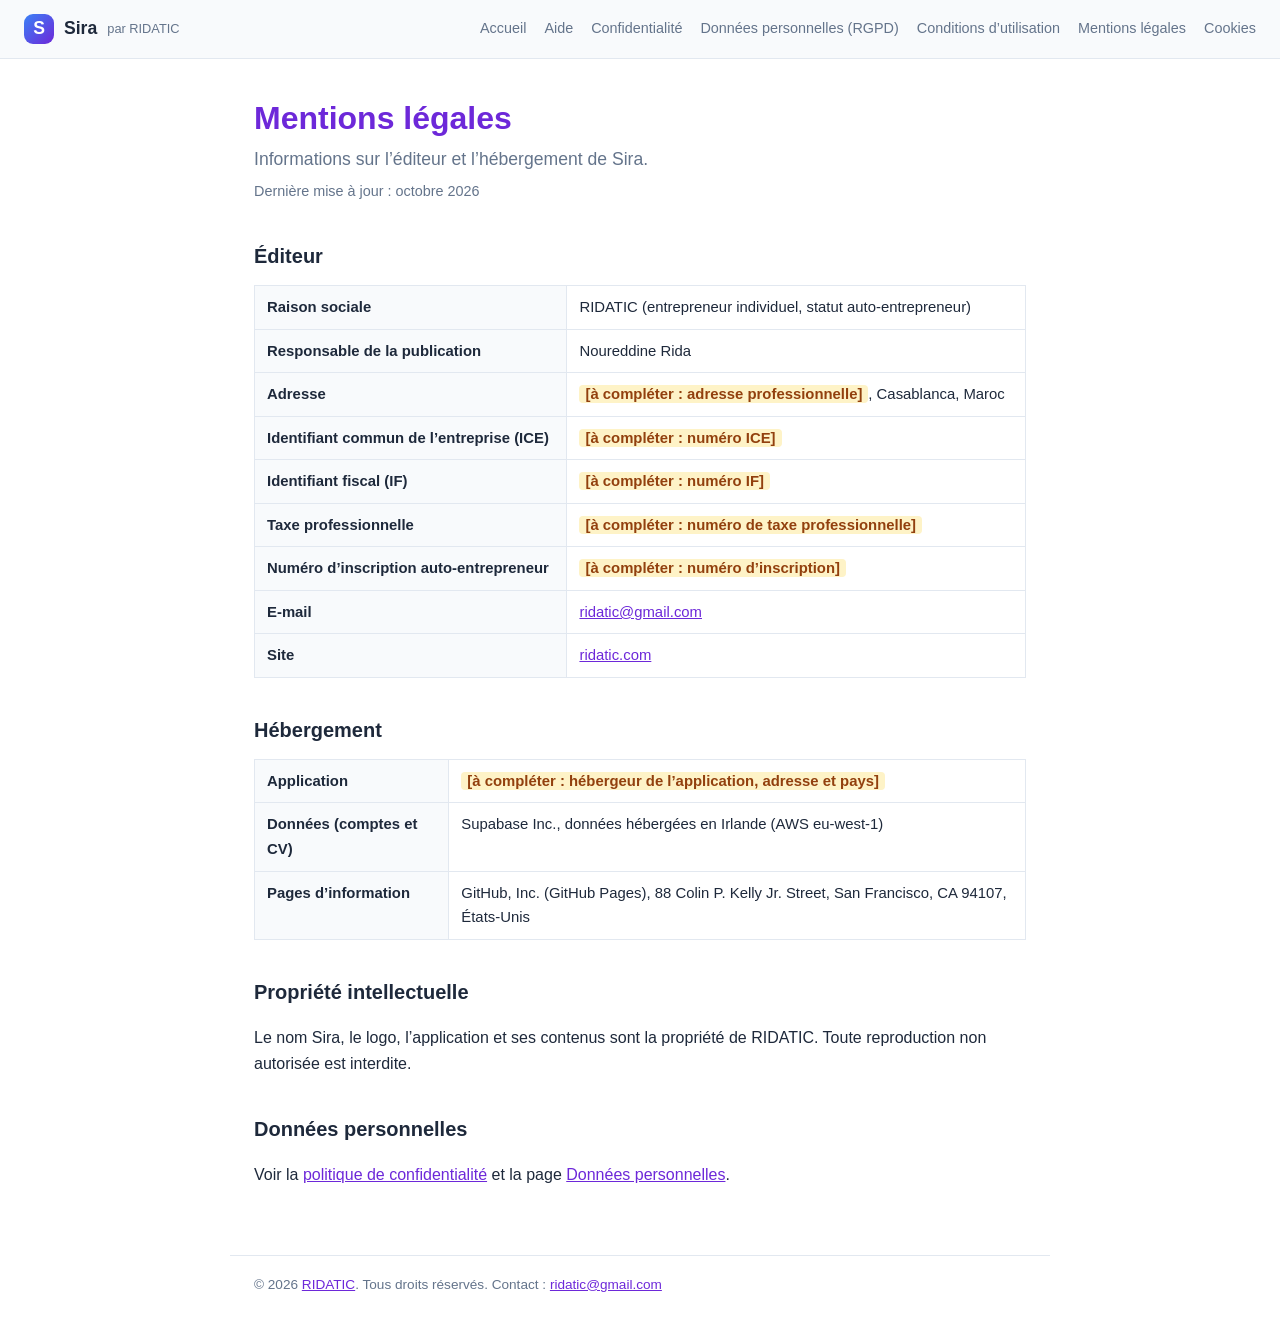
<file: sira/mentions-legales/index.html>
<!DOCTYPE html>
<html lang="fr">
<head>
  <meta charset="UTF-8">
  <meta name="viewport" content="width=device-width, initial-scale=1.0">
  <title>Mentions légales | Sira</title>
  <meta name="description" content="Informations sur l’éditeur et l’hébergement de Sira.">
  <link rel="stylesheet" href="../assets/style.css">
</head>
<body>
  <header class="top">
    <a class="brand" href="../"><span class="logo">S</span> Sira <small>par RIDATIC</small></a>
    <nav>
      <a href="../">Accueil</a>
      <a href="../aide/">Aide</a>
      <a href="../confidentialite/">Confidentialité</a>
      <a href="../donnees/">Données personnelles (RGPD)</a>
      <a href="../conditions/">Conditions d’utilisation</a>
      <a href="../mentions-legales/">Mentions légales</a>
      <a href="../cookies/">Cookies</a>
    </nav>
  </header>
  <main>
    <h1>Mentions légales</h1>
    <p class="lead">Informations sur l’éditeur et l’hébergement de Sira.</p>
    <p class="last-updated">Dernière mise à jour : octobre 2026</p>

    <h2>Éditeur</h2>
    <table>
      <tr><th>Raison sociale</th><td>RIDATIC (entrepreneur individuel, statut auto-entrepreneur)</td></tr>
      <tr><th>Responsable de la publication</th><td>Noureddine Rida</td></tr>
      <tr><th>Adresse</th><td><span class="todo">[à compléter : adresse professionnelle]</span>, Casablanca, Maroc</td></tr>
      <tr><th>Identifiant commun de l’entreprise (ICE)</th><td><span class="todo">[à compléter : numéro ICE]</span></td></tr>
      <tr><th>Identifiant fiscal (IF)</th><td><span class="todo">[à compléter : numéro IF]</span></td></tr>
      <tr><th>Taxe professionnelle</th><td><span class="todo">[à compléter : numéro de taxe professionnelle]</span></td></tr>
      <tr><th>Numéro d’inscription auto-entrepreneur</th><td><span class="todo">[à compléter : numéro d’inscription]</span></td></tr>
      <tr><th>E-mail</th><td><a href="mailto:ridatic@gmail.com">ridatic@gmail.com</a></td></tr>
      <tr><th>Site</th><td><a href="https://ridatic.com">ridatic.com</a></td></tr>
    </table>

    <h2>Hébergement</h2>
    <table>
      <tr><th>Application</th><td><span class="todo">[à compléter : hébergeur de l’application, adresse et pays]</span></td></tr>
      <tr><th>Données (comptes et CV)</th><td>Supabase Inc., données hébergées en Irlande (AWS eu-west-1)</td></tr>
      <tr><th>Pages d’information</th><td>GitHub, Inc. (GitHub Pages), 88 Colin P. Kelly Jr. Street, San Francisco, CA 94107, États-Unis</td></tr>
    </table>

    <h2>Propriété intellectuelle</h2>
    <p>Le nom Sira, le logo, l’application et ses contenus sont la propriété de RIDATIC. Toute reproduction non autorisée est interdite.</p>

    <h2>Données personnelles</h2>
    <p>Voir la <a href="../confidentialite/">politique de confidentialité</a> et la page <a href="../donnees/">Données personnelles</a>.</p>
  </main>
  <footer>
    © 2026 <a href="https://ridatic.com">RIDATIC</a>. Tous droits réservés. Contact : <a href="mailto:ridatic@gmail.com">ridatic@gmail.com</a>
  </footer>
</body>
</html>
</file>
<file: ridatic/assets/style.css>
:root { --violet: #256660; --bleu: #54a096; --ink: #1e293b; --muted: #64748b; --line: #e2e8f0; --soft: #f8fafc; }
* { box-sizing: border-box; }
body { margin: 0; font-family: -apple-system, BlinkMacSystemFont, 'Segoe UI', Roboto, sans-serif; color: var(--ink); line-height: 1.65; background: #fff; }
.top { display: flex; flex-wrap: wrap; align-items: center; justify-content: space-between; gap: 12px 24px; padding: 14px 24px; border-bottom: 1px solid var(--line); background: var(--soft); }
.brand { display: inline-flex; align-items: center; gap: 10px; font-weight: 800; font-size: 1.1rem; color: var(--ink); text-decoration: none; }
.brand small { font-weight: 500; color: var(--muted); font-size: .8rem; }
.logo { display: inline-grid; place-items: center; width: 30px; height: 30px; border-radius: 9px; color: #fff; background: linear-gradient(135deg, var(--bleu), var(--violet)); font-weight: 800; }
.top nav { display: flex; flex-wrap: wrap; gap: 6px 18px; font-size: .9rem; }
.top nav a { color: var(--muted); text-decoration: none; }
.top nav a:hover { color: var(--violet); text-decoration: underline; }
main { max-width: 820px; margin: 0 auto; padding: 40px 24px 20px; }
h1 { font-size: 2rem; line-height: 1.2; margin: 0 0 8px; color: var(--violet); }
h2 { font-size: 1.25rem; margin: 36px 0 8px; }
h3 { font-size: 1.05rem; margin: 22px 0 6px; }
.lead { font-size: 1.1rem; color: var(--muted); margin: 0 0 6px; }
.last-updated { color: var(--muted); font-size: .9rem; margin: 0 0 20px; }
a { color: var(--violet); }
table { width: 100%; border-collapse: collapse; margin: 12px 0 18px; font-size: .93rem; }
th, td { text-align: left; vertical-align: top; padding: 9px 12px; border: 1px solid var(--line); }
th { background: var(--soft); }
.note { padding: 14px 16px; border-left: 4px solid var(--bleu); background: #eaf3f1; border-radius: 6px; margin: 18px 0; }
.todo { background: #fef3c7; color: #92400e; padding: 1px 6px; border-radius: 4px; font-weight: 600; }
.cards { display: grid; grid-template-columns: repeat(auto-fit, minmax(240px, 1fr)); gap: 14px; margin: 24px 0; padding: 0; list-style: none; }
.cards a { display: block; height: 100%; padding: 16px 18px; border: 1px solid var(--line); border-radius: 12px; background: var(--soft); color: var(--ink); text-decoration: none; transition: background .15s, border-color .15s; }
.cards a:hover { background: #eaf3f1; border-color: #54a096; }
.cards strong { display: block; margin-bottom: 4px; }
.cards span { color: var(--muted); font-size: .9rem; }
details { border: 1px solid var(--line); border-radius: 10px; padding: 10px 14px; margin: 10px 0; background: #fff; }
summary { cursor: pointer; font-weight: 700; }
footer { max-width: 820px; margin: 30px auto 40px; padding: 18px 24px 0; border-top: 1px solid var(--line); color: var(--muted); font-size: .85rem; }
@media (max-width: 600px) { h1 { font-size: 1.6rem; } main { padding-top: 28px; } }
</file>
<file: sira/assets/style.css>
:root { --violet: #6d28d9; --bleu: #3b82f6; --ink: #1e293b; --muted: #64748b; --line: #e2e8f0; --soft: #f8fafc; }
* { box-sizing: border-box; }
body { margin: 0; font-family: -apple-system, BlinkMacSystemFont, 'Segoe UI', Roboto, sans-serif; color: var(--ink); line-height: 1.65; background: #fff; }
.top { display: flex; flex-wrap: wrap; align-items: center; justify-content: space-between; gap: 12px 24px; padding: 14px 24px; border-bottom: 1px solid var(--line); background: var(--soft); }
.brand { display: inline-flex; align-items: center; gap: 10px; font-weight: 800; font-size: 1.1rem; color: var(--ink); text-decoration: none; }
.brand small { font-weight: 500; color: var(--muted); font-size: .8rem; }
.logo { display: inline-grid; place-items: center; width: 30px; height: 30px; border-radius: 9px; color: #fff; background: linear-gradient(135deg, var(--bleu), var(--violet)); font-weight: 800; }
.top nav { display: flex; flex-wrap: wrap; gap: 6px 18px; font-size: .9rem; }
.top nav a { color: var(--muted); text-decoration: none; }
.top nav a:hover { color: var(--violet); text-decoration: underline; }
main { max-width: 820px; margin: 0 auto; padding: 40px 24px 20px; }
h1 { font-size: 2rem; line-height: 1.2; margin: 0 0 8px; color: var(--violet); }
h2 { font-size: 1.25rem; margin: 36px 0 8px; }
h3 { font-size: 1.05rem; margin: 22px 0 6px; }
.lead { font-size: 1.1rem; color: var(--muted); margin: 0 0 6px; }
.last-updated { color: var(--muted); font-size: .9rem; margin: 0 0 20px; }
a { color: var(--violet); }
table { width: 100%; border-collapse: collapse; margin: 12px 0 18px; font-size: .93rem; }
th, td { text-align: left; vertical-align: top; padding: 9px 12px; border: 1px solid var(--line); }
th { background: var(--soft); }
.note { padding: 14px 16px; border-left: 4px solid var(--bleu); background: #eff6ff; border-radius: 6px; margin: 18px 0; }
.todo { background: #fef3c7; color: #92400e; padding: 1px 6px; border-radius: 4px; font-weight: 600; }
.cards { display: grid; grid-template-columns: repeat(auto-fit, minmax(240px, 1fr)); gap: 14px; margin: 24px 0; padding: 0; list-style: none; }
.cards a { display: block; height: 100%; padding: 16px 18px; border: 1px solid var(--line); border-radius: 12px; background: var(--soft); color: var(--ink); text-decoration: none; transition: background .15s, border-color .15s; }
.cards a:hover { background: #ede9fe; border-color: #a78bfa; }
.cards strong { display: block; margin-bottom: 4px; }
.cards span { color: var(--muted); font-size: .9rem; }
details { border: 1px solid var(--line); border-radius: 10px; padding: 10px 14px; margin: 10px 0; background: #fff; }
summary { cursor: pointer; font-weight: 700; }
footer { max-width: 820px; margin: 30px auto 40px; padding: 18px 24px 0; border-top: 1px solid var(--line); color: var(--muted); font-size: .85rem; }
@media (max-width: 600px) { h1 { font-size: 1.6rem; } main { padding-top: 28px; } }
</file>
